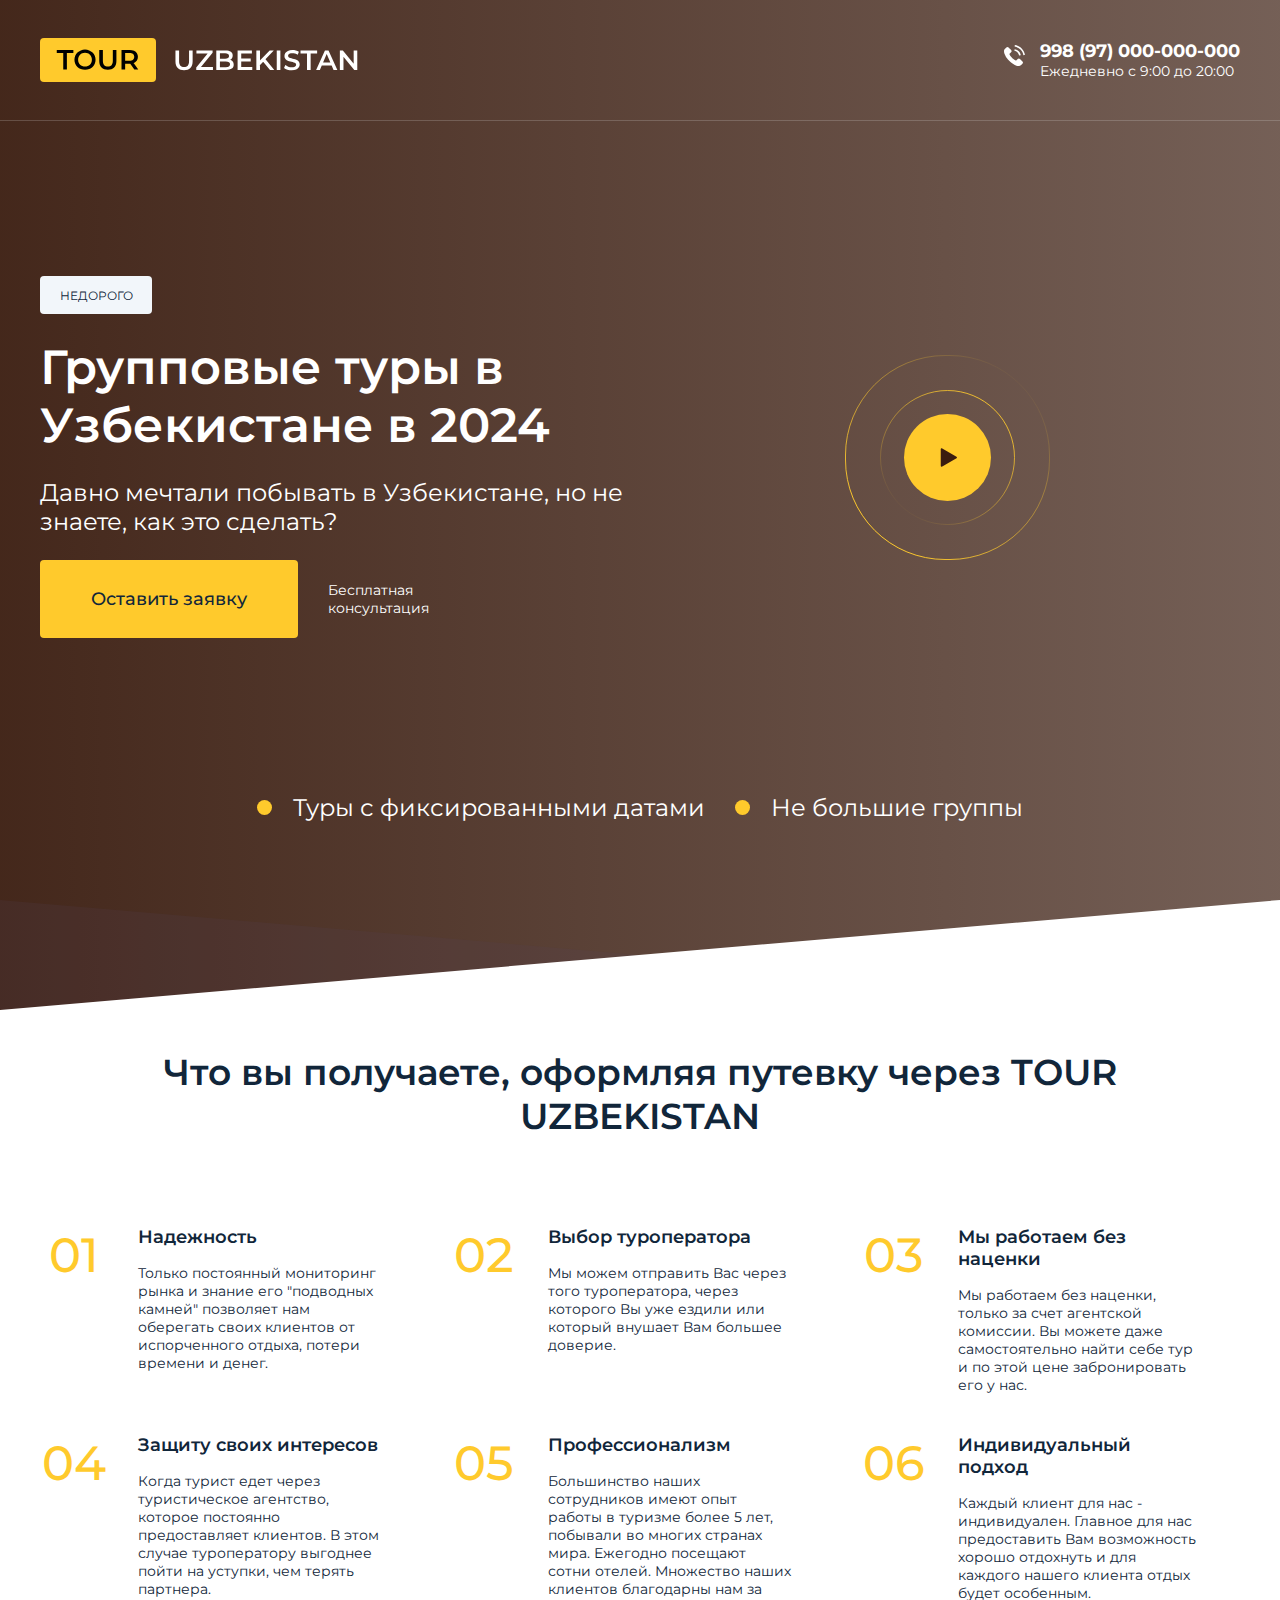
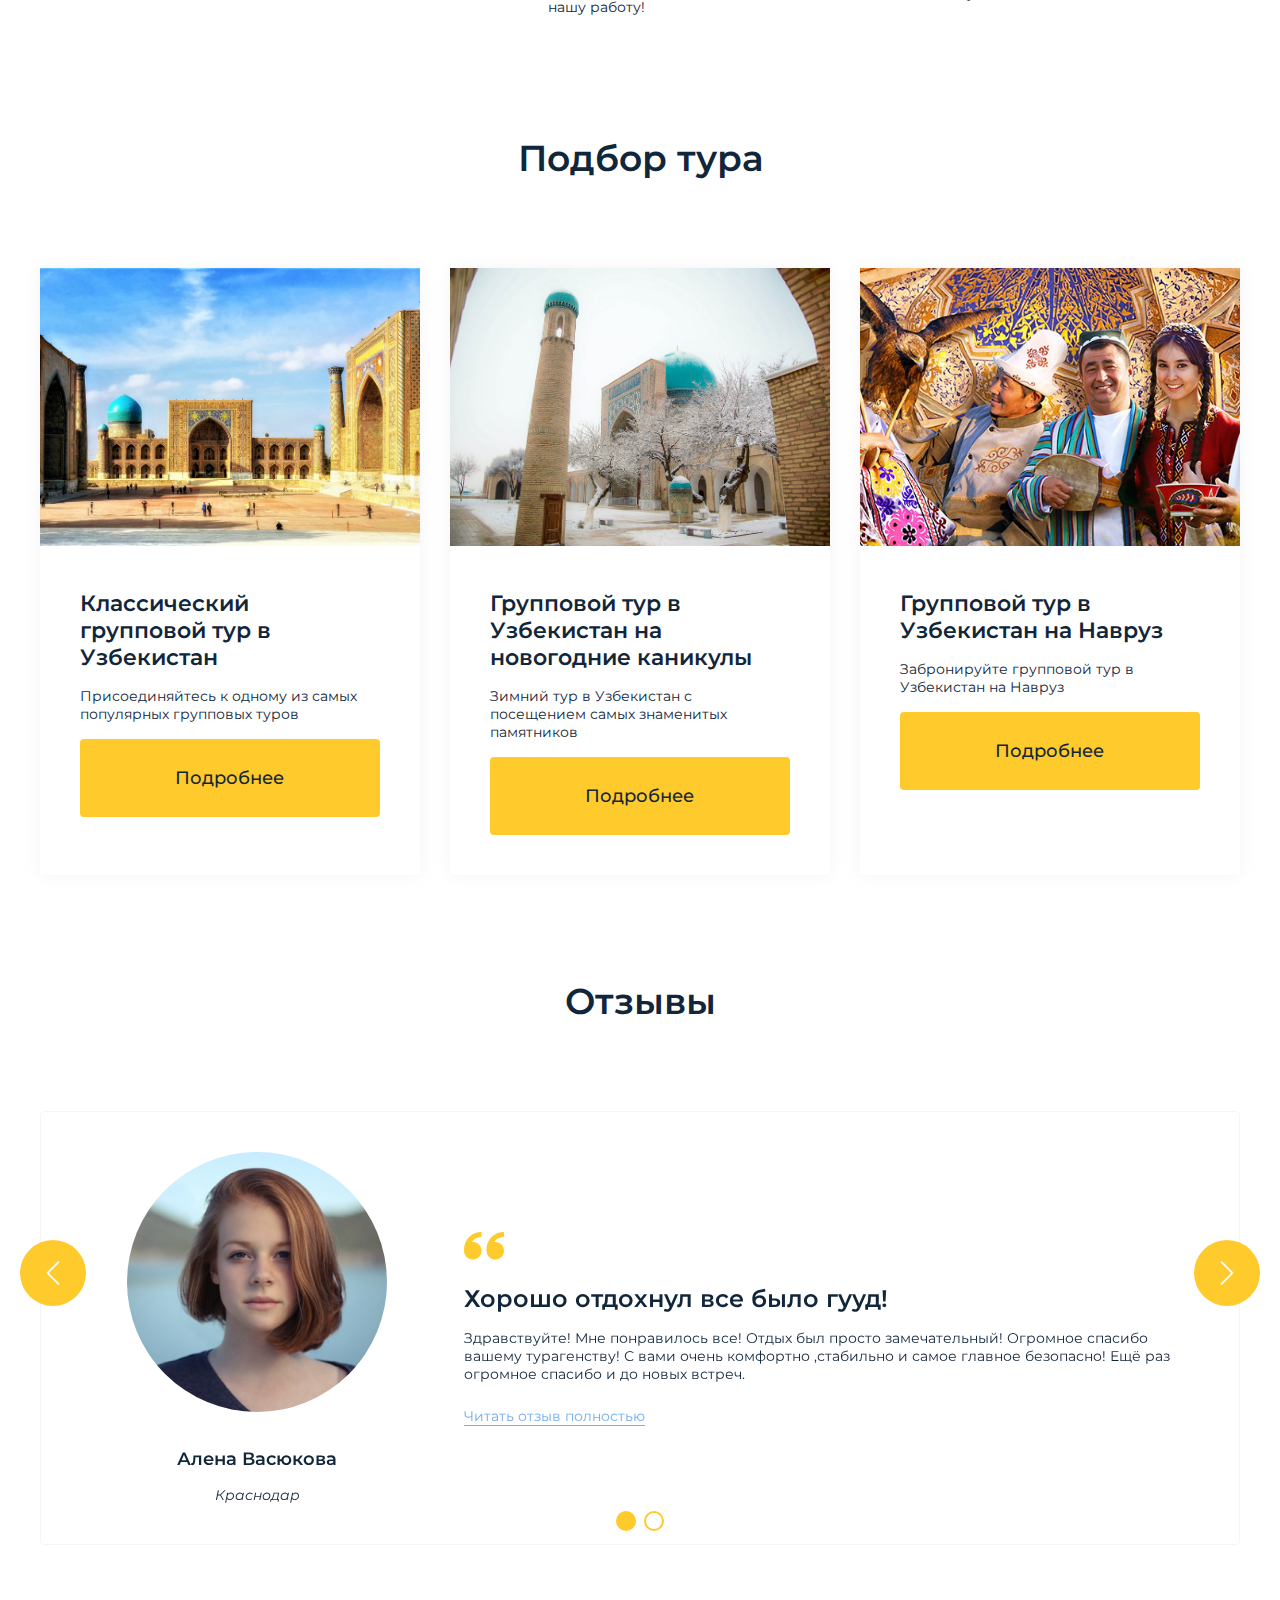
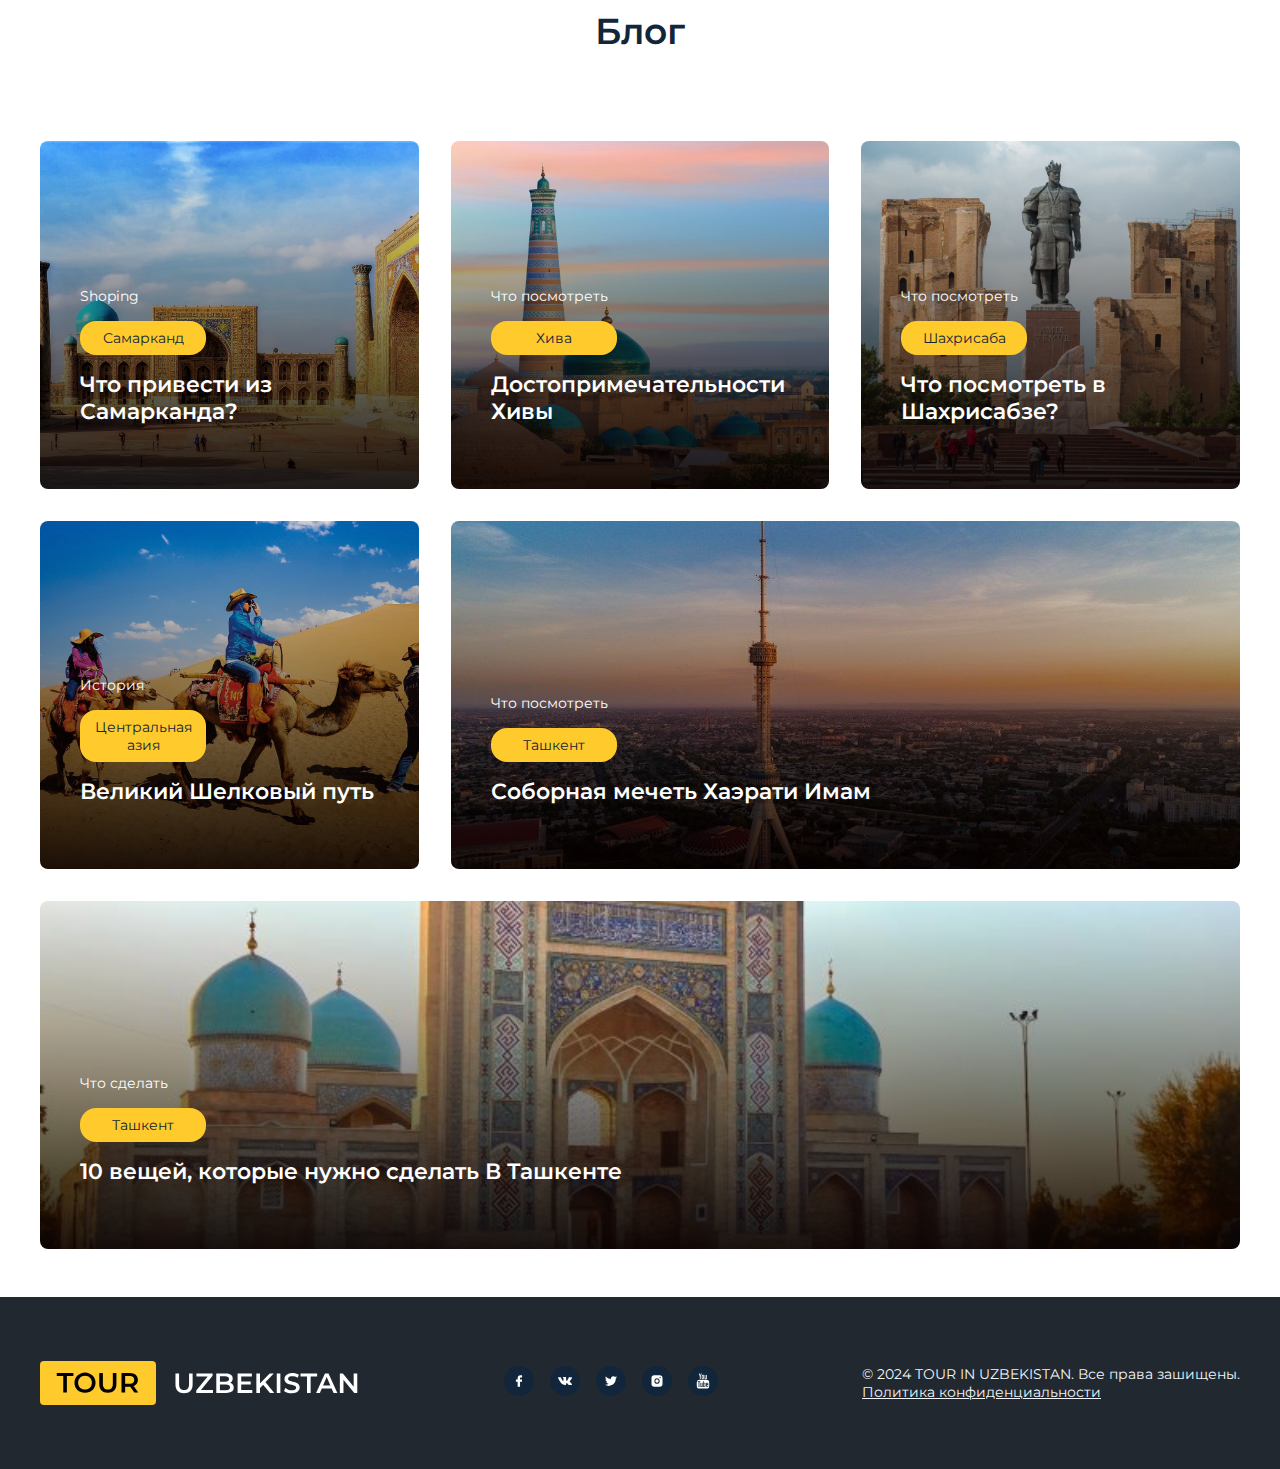
<file: index.html>
<!DOCTYPE html>
<html lang="en">
<head>
  <meta charset="UTF-8">
  <meta name="viewport" content="width=device-width, initial-scale=1.0">
  <title>Групповые туры в Узбекистан | TOUP IN UZBEKISTAN</title>

  <link rel="preconnect" href="https://fonts.googleapis.com">
<link rel="preconnect" href="https://fonts.gstatic.com" crossorigin>
<link href="https://fonts.googleapis.com/css2?family=Montserrat:ital,wght@0,100;0,200;0,300;0,400;0,500;0,600;0,700;0,800;0,900;1,100;1,200;1,300;1,400;1,500;1,600;1,700;1,800;1,900&display=swap" rel="stylesheet">

  <link rel="stylesheet" href="css/styles.css">
</head>
<body class="page-template-main">
  <section id="main">
    <section id="hero" style="background: url('images/bukhara.png') top center no;">
      <div class="hero_inner">
        <header id="header">
          <div class="wrapper">
            <div class="row header between">
              <div class="logo col">
                <a href="/"></a>
              </div>
              <div class="phone col">
                <a href="Tel: +998970000000">998 (97) 000-000-000</a>
                Ежедневно с 9:00 до 20:00
              </div>
              
            </div>
          </div>
        </header>
        <div class="hero">
          <div class="wrapper">
            <div class="row">
              <div class="hero_text col">
                <div class="label">Недорого</div>
                <h1>Групповые туры в Узбекистане в 2024</h1>
                <p>Давно мечтали побывать в Узбекистане, но не знаете, как это сделать?</p>                
                <div class="button_group row">
                  <div class="button col">
                    <a href="#">Оставить заявку</a>
                  </div>
                  <div class="button_text col">
                    Бесплатная <br> консультация
                  </div>
                </div>
              </div>
              <div class="hero_video col">
                <a href="https://www.youtube.com/watch?v=_ZH1WsIr2Zk" class="glightboxvideo"></a>
              </div>
              <div class="bullets col">
                <div class="row center">
                  <div class="bullet col">Туры с фиксированными датами</div>
                  <div class="bullet col">Не большие группы</div>
                </div>
              </div>
            </div>
          </div>
        </div>
      </div>
    </section>
    <section id="benefits">
      <div class="wrapper">
        <h2>Что вы получаете, оформляя путевку 
          через TOUR UZBEKISTAN</h2>
          <div class="row">
            <div class="benefit col">
              <div class="row">
                <div class="benefit_nuber col">01</div>
                <div class="benefit_text col">
                  <h3>Надежность</h3>
                  <p>Только постоянный мониторинг рынка и знание его "подводных камней" позволяет нам оберегать своих клиентов от испорченного отдыха, потери времени и денег.</p>
                </div>
              </div>
            </div>
            <div class="benefit col">
              <div class="row">
                <div class="benefit_nuber col">02</div>
                <div class="benefit_text col">
                  <h3>Выбор туроператора</h3>
                  <p>Мы можем отправить Вас через того туроператора, через которого Вы уже ездили или который внушает Вам большее доверие.</p>
                </div>
              </div>
            </div>
            <div class="benefit col">
              <div class="row">
                <div class="benefit_nuber col">03</div>
                <div class="benefit_text col">
                  <h3>Мы работаем без наценки</h3>
                  <p>Мы работаем без наценки, только за счет агентской комиссии. Вы можете даже самостоятельно найти себе тур и по этой цене забронировать его у нас.</p>
                </div>
              </div>
            </div>
            <div class="benefit col">
              <div class="row">
                <div class="benefit_nuber col">04</div>
                <div class="benefit_text col">
                  <h3>Защиту своих интересов</h3>
                  <p>Когда турист едет через туристическое агентство, которое постоянно предоставляет клиентов. В этом случае туроператору выгоднее пойти на уступки, чем терять партнера.</p>
                </div>
              </div>
            </div>
            <div class="benefit col">
              <div class="row">
                <div class="benefit_nuber col">05</div>
                <div class="benefit_text col">
                  <h3>Профессионализм</h3>
                  <p>Большинство наших сотрудников имеют опыт работы в туризме более 5 лет, побывали во многих странах мира. Ежегодно посещают сотни отелей. Множество наших клиентов благодарны нам за нашу работу!</p>
                </div>
              </div>
            </div>
            <div class="benefit col">
              <div class="row">
                <div class="benefit_nuber col">06</div>
                <div class="benefit_text col">
                  <h3>Индивидуальный подход</h3>
                  <p>Каждый клиент для нас - индивидуален. Главное для нас предоставить Вам возможность хорошо отдохнуть и для каждого нашего клиента отдых будет особенным.</p>
                </div>
              </div>
            </div>
          </div>
      </div>
    </section>
    <section id="tours">
      <div class="wrapper">
        <h2>Подбор тура</h2>
        <div class="row center">
          <div class="tour col">
            <img src="images/samarkand.jpg" alt="Самарканд">
            <div class="tour_text">
              <h3>Классический групповой тур в Узбекистан</h3>
              <p>Присоединяйтесь к одному из самых популярных групповых туров</p>
              <div class="button">
                <a href="#">Подробнее</a>
              </div>
            </div>
          </div>
          <div class="tour col">
            <img src="images/zima.jpg" alt="Новогодний тур">
            <div class="tour_text">
              <h3>Групповой тур в Узбекистан на новогодние каникулы</h3>
              <p>Зимний тур в Узбекистан с посещением самых знаменитых памятников</p>
              <div class="button">
                <a href="#">Подробнее</a>
              </div>
            </div>
          </div>
          <div class="tour col">
            <img src="images/fiva-stans.jpg" alt="Тур на Навруз">
            <div class="tour_text">
              <h3>Групповой тур в Узбекистан на Навруз</h3>
              <p>Забронируйте групповой тур в Узбекистан на Навруз</p>
              <div class="button">
                <a href="#">Подробнее</a>
              </div>
            </div>
          </div>
        </div>
      </div>
    </section>
    <section id="reviews">
      <div class="wrapper swiper swiper-container">
        <h2>Отзывы</h2>
        <div class="row reviews swiper-wrapper">
          <div class="review swiper swiper-slide">
            <div class="row">
              <div class="review_img col">
                <img src="images/img.jpg" alt="Алена Васюкова">
                <h3>Алена Васюкова</h3>
                <i>Краснодар</i>
              </div>
              <div class="review_text col">
                <div class="review_content">
                  <h4>Хорошо отдохнул
                    все было гууд!</h4>
                    <p>Здравствуйте! Мне понравилось все! Отдых был просто замечательный! Огромное спасибо вашему турагенству! С вами очень комфортно ,стабильно и самое главное безопасно! Ещё раз огромное спасибо и до новых встреч.</p>
                    <a href="#">Читать отзыв полностью</a>
                </div>
              </div>
            </div>
          </div>
          <div class="review swiper swiper-slide">
            <div class="row">
              <div class="review_img col">
                <img src="images/petrov.jpg" alt="Александр петров">
                <h3>Александр Петров</h3>
                <i>Москва</i>
              </div>
              <div class="review_text col">
                <div class="review_content">
                  <h4>Это был мой лучший отдых, благодаря этой компании!</h4>
                    <p>Организация была на высоте. Нас встретили в аэропорту, посадили на трансфер. Машина туда и обратно была с кондиционером, что не мало важно!                                   Посетили очень интересные экскурсии, с прекрасным гидом.  Если возникали небольшие проблемки, моментально были решены!  Рекомендую данную компанию.</p>
                    <a href="#">Читать отзыв полностью</a>
                </div>
              </div>
            </div>
          </div>
        </div>

        <div class="swiper-button-next"></div>
        <div class="swiper-button-prev"></div>

        <div class="swiper-pagination"></div>
      </div>
    </section>
    <section id="blog">
      <div class="wrapper">
        <h2>Блог</h2>
        <div class="row">
          <div class="blog col">
            <a href="#" class="post post_1" style="background: linear-gradient(180deg, rgba(0, 0, 0, 0) 0%, rgba(7, 0, 0, 0.9) 100%), url('images/samarkand.jpg') center center / cover no-repeat;
            ">
            <div class="theme">Shoping</div>
            <div class="city">Самарканд</div>
            <h3>Что привести из Самарканда?</h3>
            </a>
            <a href="#" class="post post_2" style="background: linear-gradient(180deg, rgba(0, 0, 0, 0) 0%, rgba(7, 0, 0, 0.9) 100%), url('images/khiva.jpeg') center center / cover no-repeat;
            ">
            <div class="theme">Что посмотреть</div>
            <div class="city">Хива</div>
            <h3>Достопримечательности Хивы</h3>
            </a>
            <a href="#" class="post post_3" style="background: linear-gradient(180deg, rgba(0, 0, 0, 0) 0%, rgba(7, 0, 0, 0.9) 100%), url('images/shahrisabs.jpg') center center / cover no-repeat;
            ">
              <div class="theme">Что посмотреть</div>
              <div class="city">Шахрисаба</div>
              <h3>Что посмотреть в Шахрисабзе?</h3>
            </a>
            <a href="#" class="post post_4" style="background: linear-gradient(180deg, rgba(0, 0, 0, 0) 0%, rgba(7, 0, 0, 0.9) 100%), url('images/silkroad.jpg') center center / cover no-repeat;
            ">
              <div class="theme">История</div>
              <div class="city">Центральная азия</div>
              <h3>Великий Шелковый путь</h3>
            </a>
            <a href="#" class="post post_5" style="background: linear-gradient(180deg, rgba(0, 0, 0, 0) 0%, rgba(7, 0, 0, 0.9) 100%), url('images/tashkent-vishka.png') center center / cover no-repeat;
            ">
              <div class="theme">Что посмотреть</div>
              <div class="city">Ташкент</div>
              <h3>Соборная мечеть Хаэрати Имам</h3>
            </a>
            <a href="#" class="post post_6" style="background: linear-gradient(180deg, rgba(0, 0, 0, 0) 0%, rgba(7, 0, 0, 0.9) 100%), url('images/tashkent.jpg') center center / cover no-repeat;
            ">
              <div class="theme">Что сделать</div>
              <div class="city">Ташкент</div>
              <h3>10 вещей, которые нужно сделать В Ташкенте</h3>
            </a>
          </div>
        </div>
      </div>
    </section>
    <footer id="footer">
      <div class="wrapper">
        <div class="footer row between">
          <div class="logo col">
            <a href="/"></a>
          </div>
          <div class="social col">
            <a href="https://facebook.com">
              <img src="img/fb.svg" alt="facebook">
            </a>
            <a href="https://vk.com/">
              <img src="img/vk.svg" alt="vk">
            </a>
            <a href="https://twitter.com/?lang=ru">
              <img src="img/tw.svg" alt="tm">
            </a>
            <a href="https://www.instagram.com/">
              <img src="img/inst.svg" alt="inst">
            </a>
            <a href="https://www.youtube.com/">
              <img src="img/yt.svg" alt="yt">
            </a>
          </div>
          <div class="copyright col">
            &copy; 2024 TOUR IN UZBEKISTAN. Все права зашищены. <br>
            <a href="#"> Политика конфиденциальности</a>
          </div>
        </div>
      </div>
    </footer>
  </section>
  <script src="js/scripts.min.js"></script>
</body>
</html>
</file>
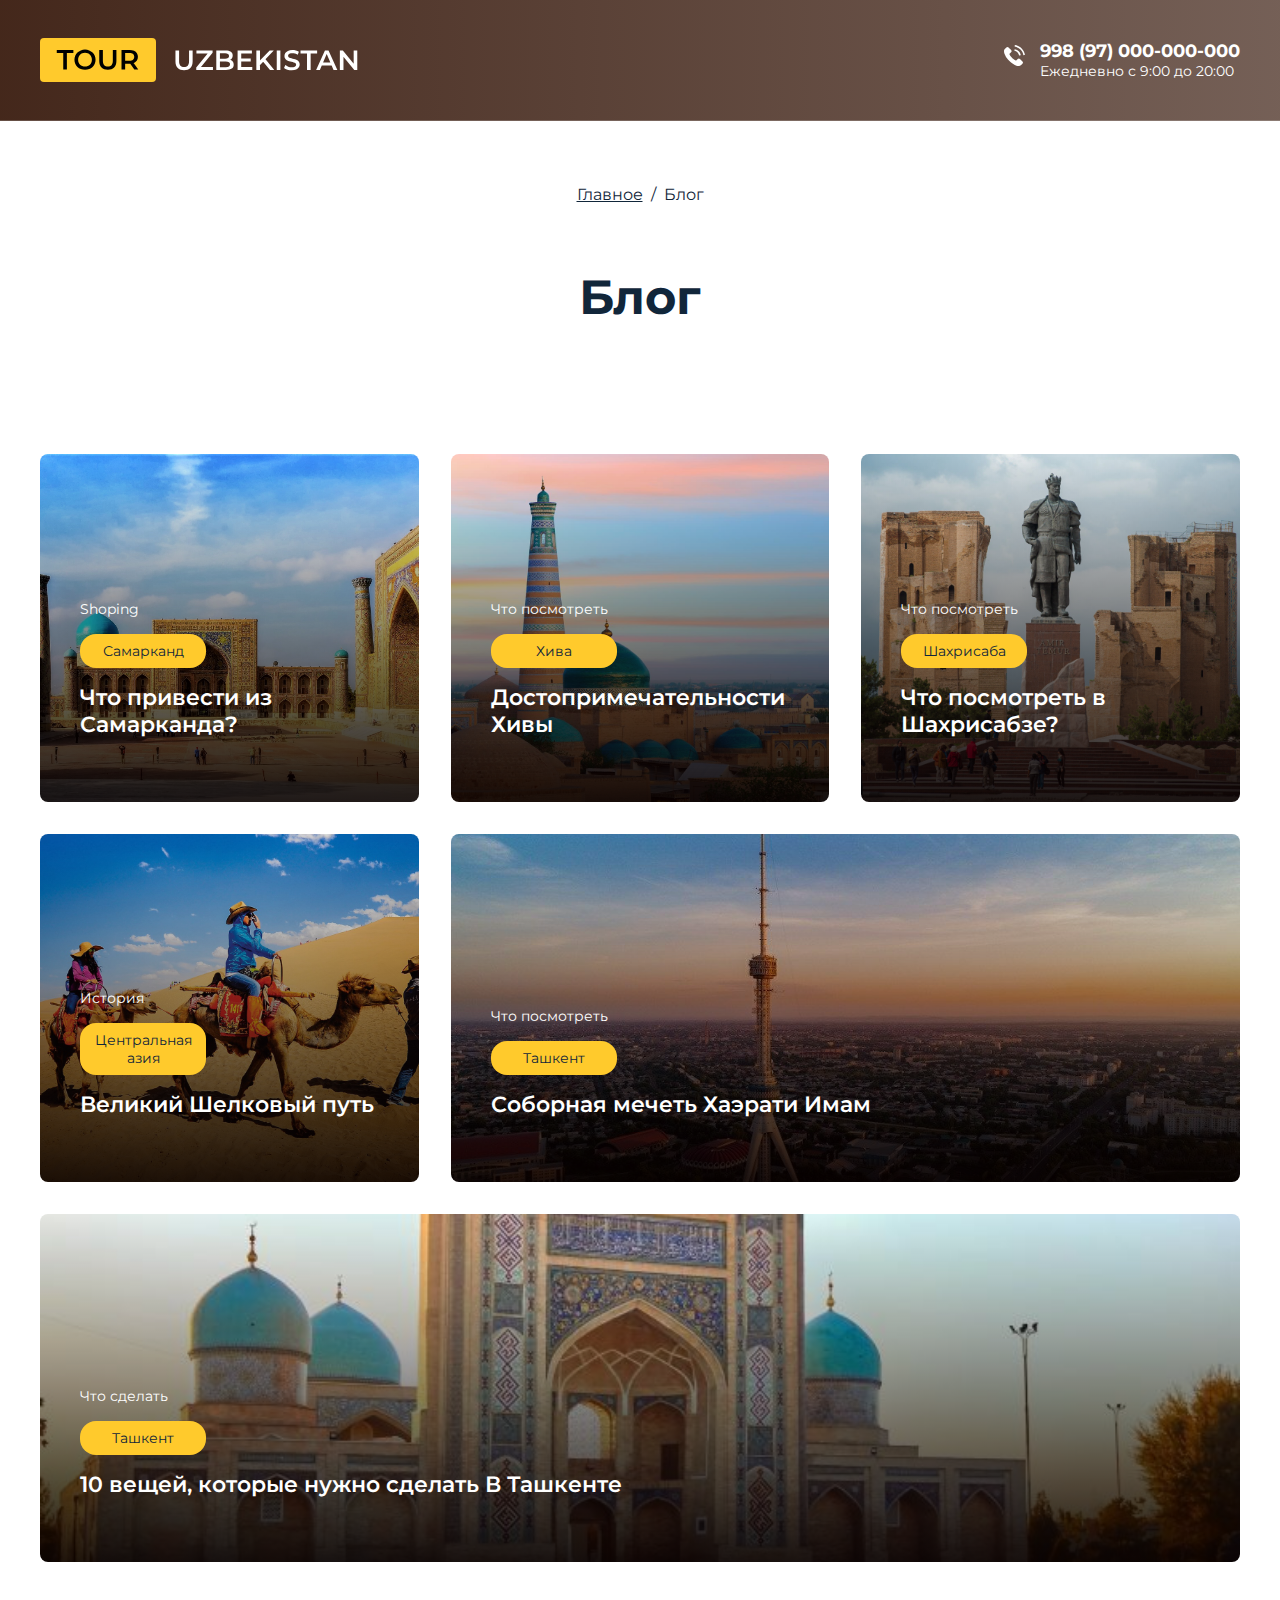
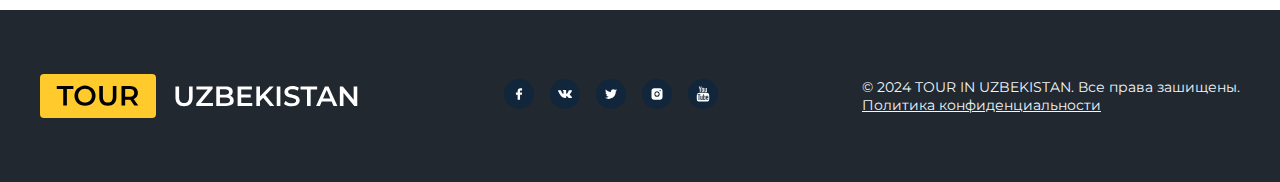
<file: blog.html>
<!DOCTYPE html>
<html lang="en">
<head>
  <meta charset="UTF-8">
  <meta name="viewport" content="width=device-width, initial-scale=1.0">
  <title>Блог | TOUP IN UZBEKISTAN</title>

  <link rel="preconnect" href="https://fonts.googleapis.com">
<link rel="preconnect" href="https://fonts.gstatic.com" crossorigin>
<link href="https://fonts.googleapis.com/css2?family=Montserrat:ital,wght@0,100;0,200;0,300;0,400;0,500;0,600;0,700;0,800;0,900;1,100;1,200;1,300;1,400;1,500;1,600;1,700;1,800;1,900&display=swap" rel="stylesheet">

  <link rel="stylesheet" href="css/styles.css">
</head>
<body>
  <section id="main">
    <section id="hero" style="background: url('images/bukhara.png') top center no;">
      <div class="hero_inner">
        <header id="header">
          <div class="wrapper">
            <div class="row header between">
              <div class="logo col">
                <a href="/"></a>
              </div>
              <div class="phone col">
                <a href="Tel: +998970000000">998 (97) 000-000-000</a>
                Ежедневно с 9:00 до 20:00
              </div>
              
            </div>
          </div>
        </header>
      </div>
    </section>
    <section id="contant">
      <div class="wrapper">
        <div class="row">
          <div class="breadcrumbs col">
            <ul>
              <li><a href="/">Главное</a></li>
              <li>Блог</li>
            </ul>
          </div>
          <div class="content col">
            <h1>Блог</h1>
          </div>
        </div>
      </div>
    </section>
    <section id="blog">
      <div class="wrapper">
        <div class="row">
          <div class="blog col">
            <a href="#" class="post post_1" style="background: linear-gradient(180deg, rgba(0, 0, 0, 0) 0%, rgba(7, 0, 0, 0.9) 100%), url('images/samarkand.jpg') center center / cover no-repeat;
            ">
            <div class="theme">Shoping</div>
            <div class="city">Самарканд</div>
            <h3>Что привести из Самарканда?</h3>
            </a>
            <a href="#" class="post post_2" style="background: linear-gradient(180deg, rgba(0, 0, 0, 0) 0%, rgba(7, 0, 0, 0.9) 100%), url('images/khiva.jpeg') center center / cover no-repeat;
            ">
            <div class="theme">Что посмотреть</div>
            <div class="city">Хива</div>
            <h3>Достопримечательности Хивы</h3>
            </a>
            <a href="#" class="post post_3" style="background: linear-gradient(180deg, rgba(0, 0, 0, 0) 0%, rgba(7, 0, 0, 0.9) 100%), url('images/shahrisabs.jpg') center center / cover no-repeat;
            ">
              <div class="theme">Что посмотреть</div>
              <div class="city">Шахрисаба</div>
              <h3>Что посмотреть в Шахрисабзе?</h3>
            </a>
            <a href="#" class="post post_4" style="background: linear-gradient(180deg, rgba(0, 0, 0, 0) 0%, rgba(7, 0, 0, 0.9) 100%), url('images/silkroad.jpg') center center / cover no-repeat;
            ">
              <div class="theme">История</div>
              <div class="city">Центральная азия</div>
              <h3>Великий Шелковый путь</h3>
            </a>
            <a href="#" class="post post_5" style="background: linear-gradient(180deg, rgba(0, 0, 0, 0) 0%, rgba(7, 0, 0, 0.9) 100%), url('images/tashkent-vishka.png') center center / cover no-repeat;
            ">
              <div class="theme">Что посмотреть</div>
              <div class="city">Ташкент</div>
              <h3>Соборная мечеть Хаэрати Имам</h3>
            </a>
            <a href="#" class="post post_6" style="background: linear-gradient(180deg, rgba(0, 0, 0, 0) 0%, rgba(7, 0, 0, 0.9) 100%), url('images/tashkent.jpg') center center / cover no-repeat;
            ">
              <div class="theme">Что сделать</div>
              <div class="city">Ташкент</div>
              <h3>10 вещей, которые нужно сделать В Ташкенте</h3>
            </a>
          </div>
        </div>
      </div>
    </section>
    <footer id="footer">
      <div class="wrapper">
        <div class="footer row between">
          <div class="logo col">
            <a href="/"></a>
          </div>
          <div class="social col">
            <a href="https://facebook.com">
              <img src="img/fb.svg" alt="facebook">
            </a>
            <a href="https://vk.com/">
              <img src="img/vk.svg" alt="vk">
            </a>
            <a href="https://twitter.com/?lang=ru">
              <img src="img/tw.svg" alt="tm">
            </a>
            <a href="https://www.instagram.com/">
              <img src="img/inst.svg" alt="inst">
            </a>
            <a href="https://www.youtube.com/">
              <img src="img/yt.svg" alt="yt">
            </a>
          </div>
          <div class="copyright col">
            &copy; 2024 TOUR IN UZBEKISTAN. Все права зашищены. <br>
            <a href="#"> Политика конфиденциальности</a>
          </div>
        </div>
      </div>
    </footer>
  </section>
  <script src="js/scripts.min.js"></script>
</body>
</html>
</file>
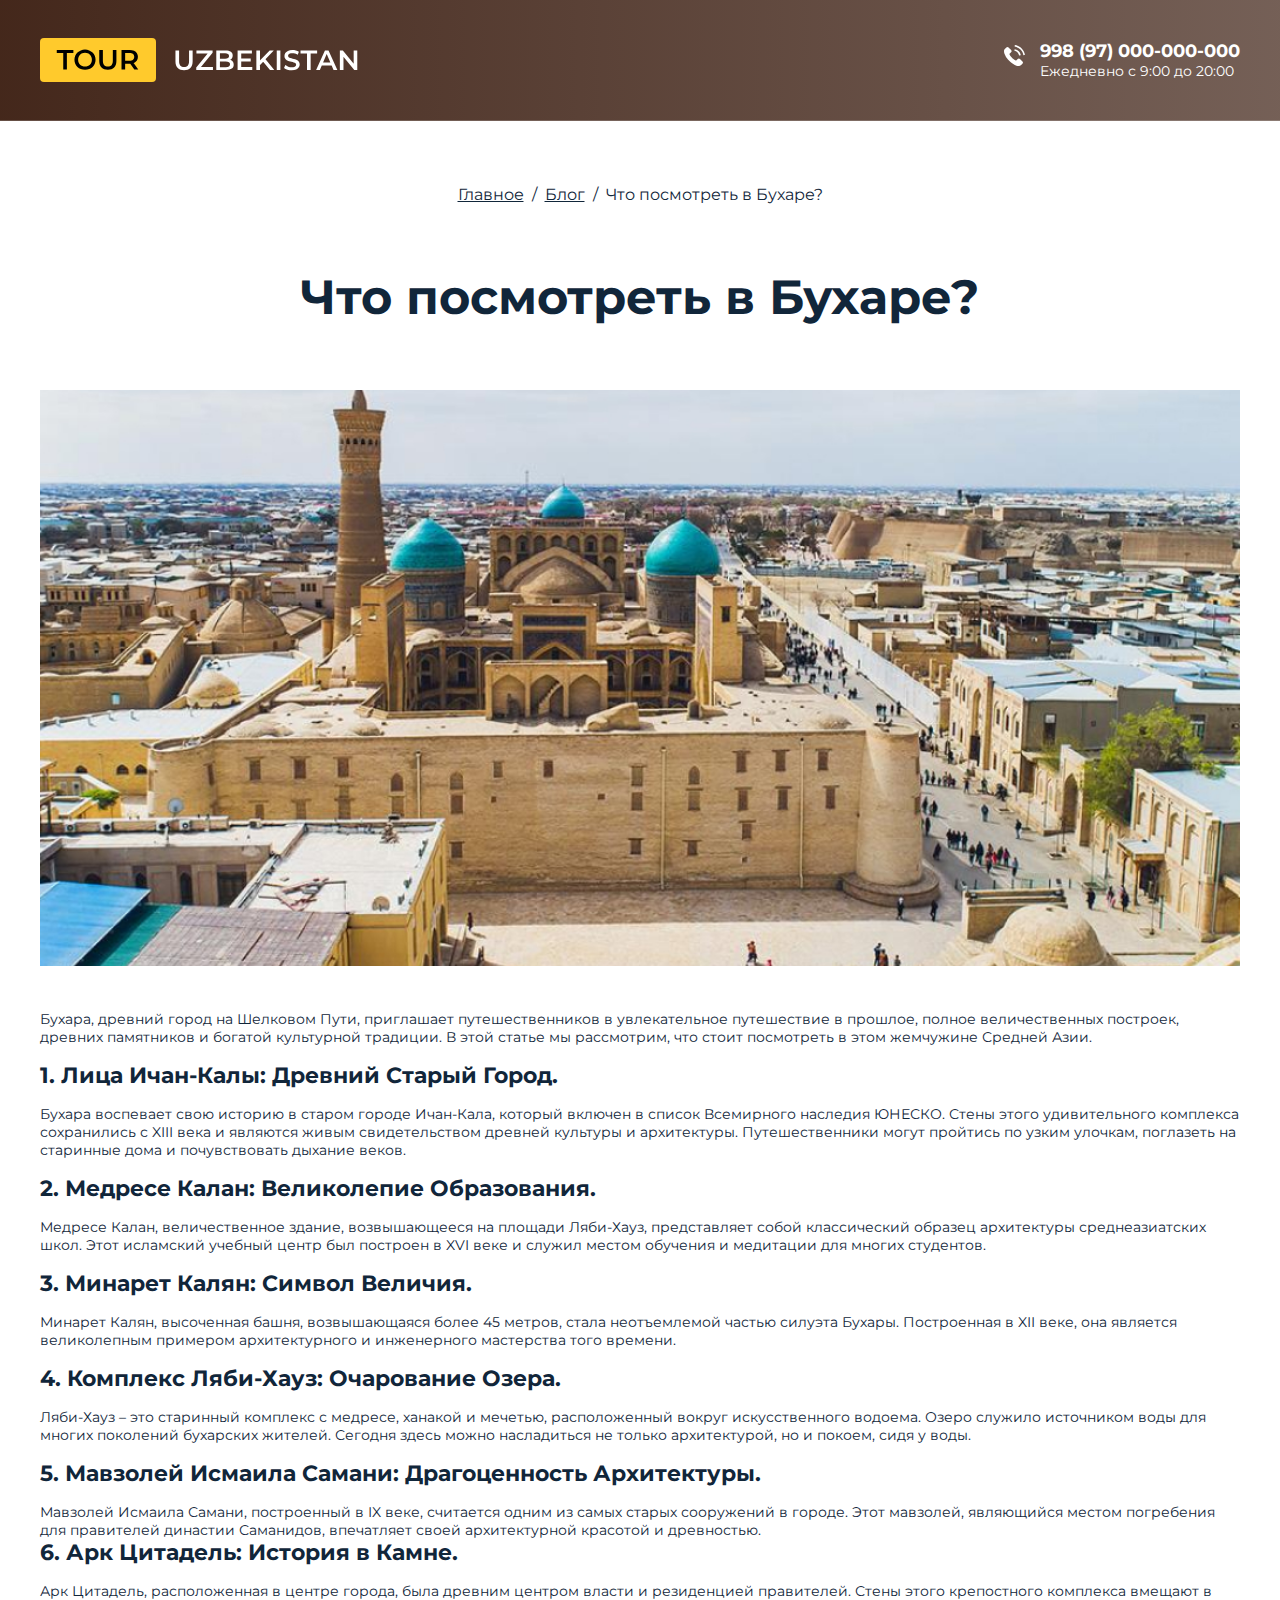
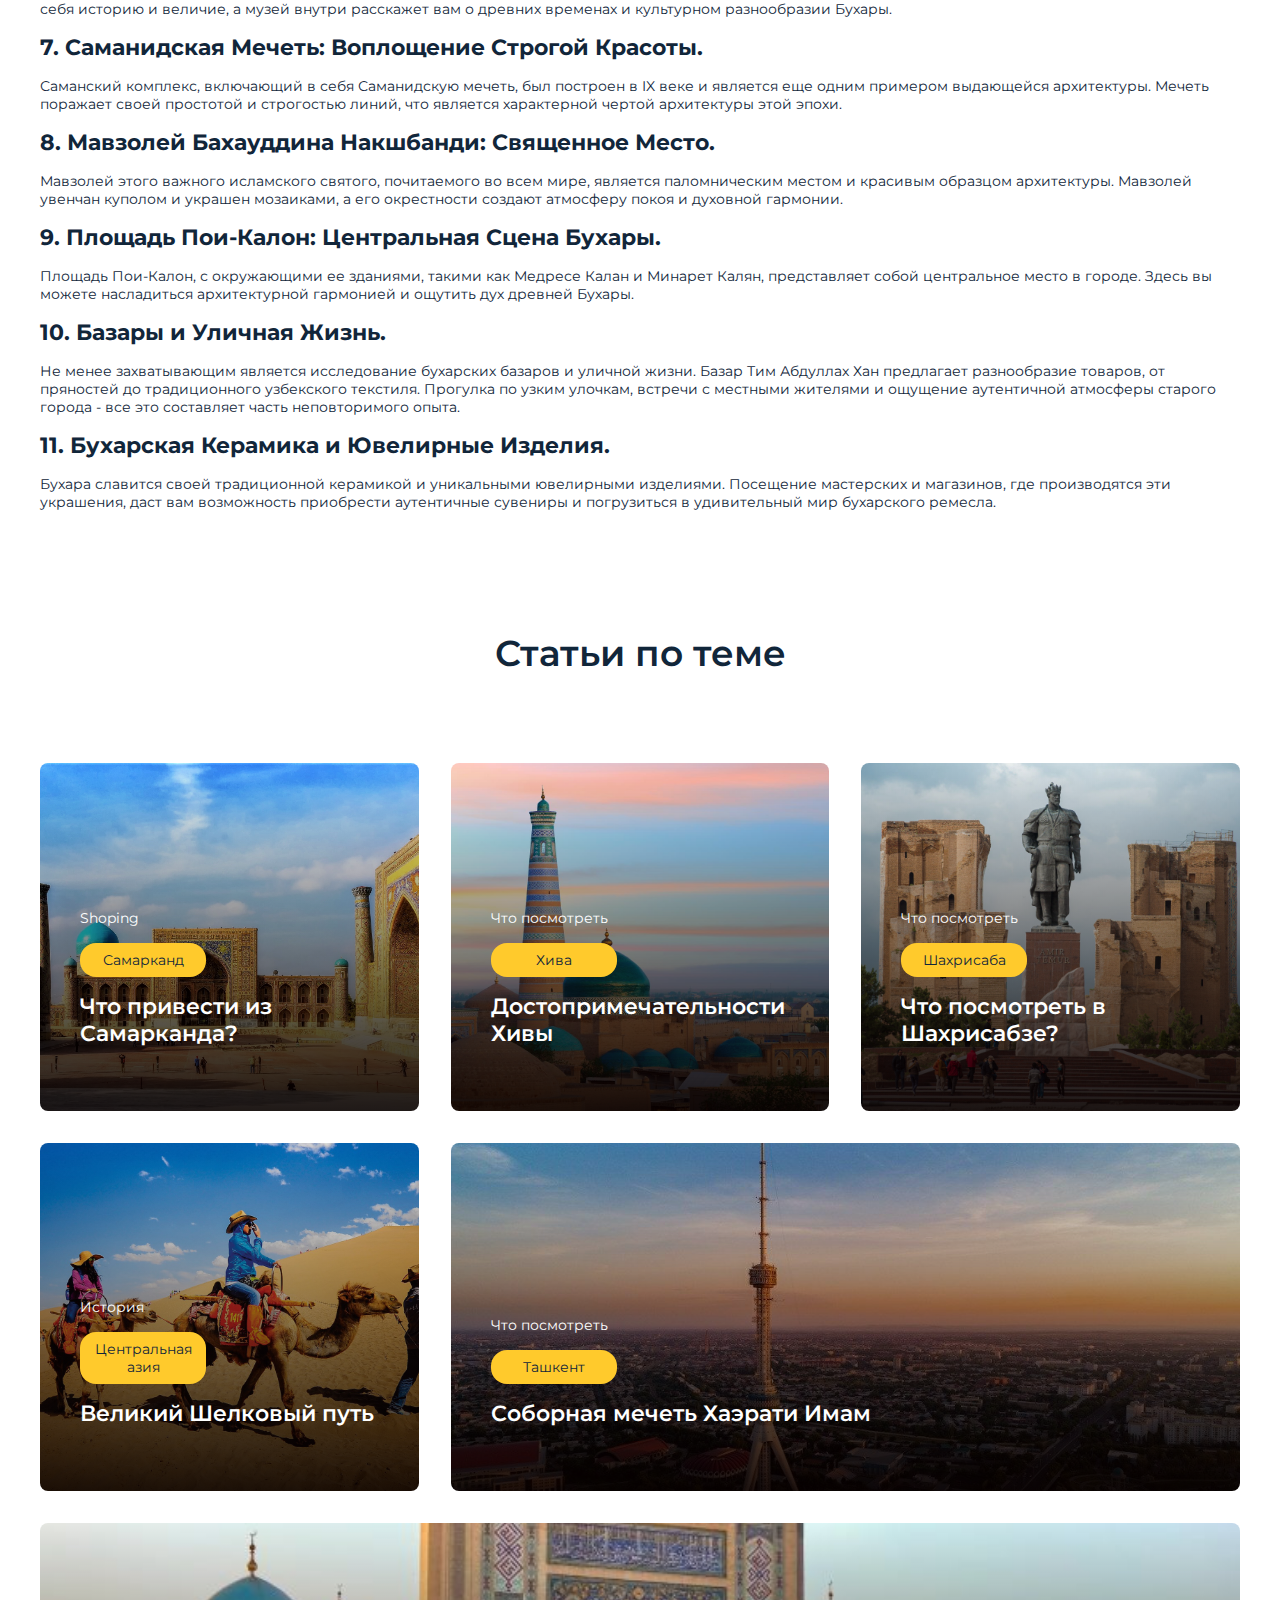
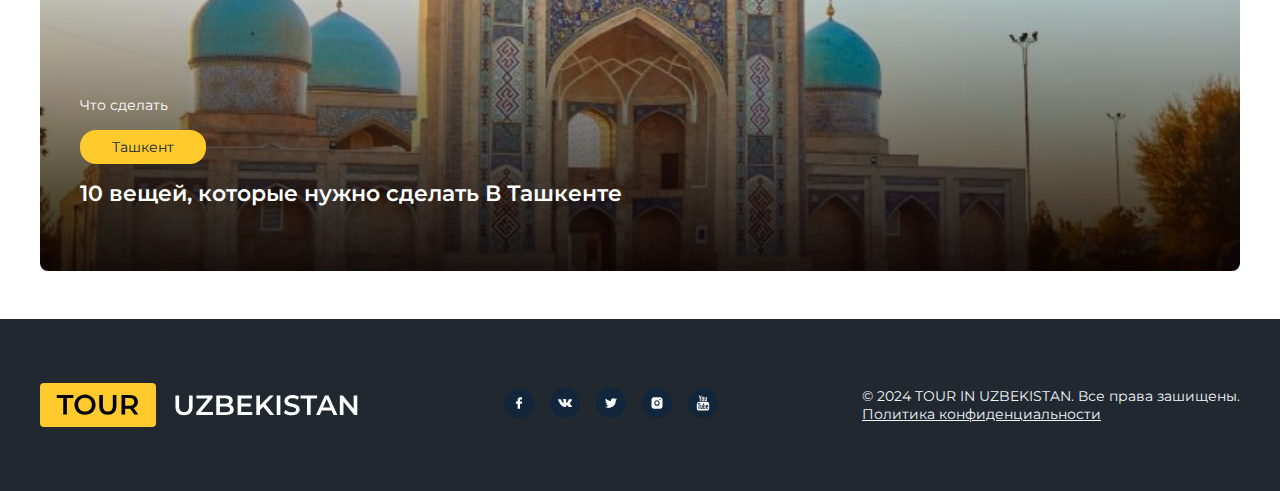
<file: post.html>
<!DOCTYPE html>
<html lang="en">
<head>
  <meta charset="UTF-8">
  <meta name="viewport" content="width=device-width, initial-scale=1.0">
  <title>Что посмотреть в Бухаре? | TOUP IN UZBEKISTAN</title>

  <link rel="preconnect" href="https://fonts.googleapis.com">
<link rel="preconnect" href="https://fonts.gstatic.com" crossorigin>
<link href="https://fonts.googleapis.com/css2?family=Montserrat:ital,wght@0,100;0,200;0,300;0,400;0,500;0,600;0,700;0,800;0,900;1,100;1,200;1,300;1,400;1,500;1,600;1,700;1,800;1,900&display=swap" rel="stylesheet">

  <link rel="stylesheet" href="css/styles.css">
</head>
<body>
  <section id="main">
    <section id="hero" style="background: url('images/bukhara.png') top center no;">
      <div class="hero_inner">
        <header id="header">
          <div class="wrapper">
            <div class="row header between">
              <div class="logo col">
                <a href="/"></a>
              </div>
              <div class="phone col">
                <a href="Tel: +998970000000">998 (97) 000-000-000</a>
                Ежедневно с 9:00 до 20:00
              </div>
              
            </div>
          </div>
        </header>
      </div>
    </section>
    <section id="contant">
      <div class="wrapper">
        <div class="row">
          <div class="breadcrumbs col">
            <ul>
              <li><a href="/">Главное</a></li>
              <li><a href="blog.html">Блог</a></li>
              <li>Что посмотреть в Бухаре?</li>
            </ul>
          </div>
          <div class="content col">
            <h1>Что посмотреть в Бухаре?</h1>
            <img src="images/chto-posmotret-v-bukhare.jpg" alt="Что посмотреть в Бухаре?">
            <div class="content_text">
              <p>Бухара, древний город на Шелковом Пути, приглашает путешественников в увлекательное путешествие в прошлое, полное величественных построек, древних памятников и богатой культурной традиции. В этой статье мы рассмотрим, что стоит посмотреть в этом жемчужине Средней Азии.</p>

<h2>1. Лица Ичан-Калы: Древний Старый Город.</h2>
<p>Бухара воспевает свою историю в старом городе Ичан-Кала, который включен в список Всемирного наследия ЮНЕСКО. Стены этого удивительного комплекса сохранились с XIII века и являются живым свидетельством древней культуры и архитектуры. Путешественники могут пройтись по узким улочкам, поглазеть на старинные дома и почувствовать дыхание веков.</p>

<h2>2. Медресе Калан: Великолепие Образования.</h2>
<p>Медресе Калан, величественное здание, возвышающееся на площади Ляби-Хауз, представляет собой классический образец архитектуры среднеазиатских школ. Этот исламский учебный центр был построен в XVI веке и служил местом обучения и медитации для многих студентов.</p>

<h2>3. Минарет Калян: Символ Величия.</h2>
<p>Минарет Калян, высоченная башня, возвышающаяся более 45 метров, стала неотъемлемой частью силуэта Бухары. Построенная в XII веке, она является великолепным примером архитектурного и инженерного мастерства того времени.</p>

<h2>4. Комплекс Ляби-Хауз: Очарование Озера.</h2>
<p>Ляби-Хауз – это старинный комплекс с медресе, ханакой и мечетью, расположенный вокруг искусственного водоема. Озеро служило источником воды для многих поколений бухарских жителей. Сегодня здесь можно насладиться не только архитектурой, но и покоем, сидя у воды.</p>

<h2>5. Мавзолей Исмаила Самани: Драгоценность Архитектуры.</h2>
Мавзолей Исмаила Самани, построенный в IX веке, считается одним из самых старых сооружений в городе. Этот мавзолей, являющийся местом погребения для правителей династии Саманидов, впечатляет своей архитектурной красотой и древностью.

<h2>6. Арк Цитадель: История в Камне.</h2>
<p>Арк Цитадель, расположенная в центре города, была древним центром власти и резиденцией правителей. Стены этого крепостного комплекса вмещают в себя историю и величие, а музей внутри расскажет вам о древних временах и культурном разнообразии Бухары.</p>

<h2>7. Саманидская Мечеть: Воплощение Строгой Красоты.</h2>
<p>Саманский комплекс, включающий в себя Саманидскую мечеть, был построен в IX веке и является еще одним примером выдающейся архитектуры. Мечеть поражает своей простотой и строгостью линий, что является характерной чертой архитектуры этой эпохи.</p>

<h2>8. Мавзолей Бахауддина Накшбанди: Священное Место.</h2>
<p>Мавзолей этого важного исламского святого, почитаемого во всем мире, является паломническим местом и красивым образцом архитектуры. Мавзолей увенчан куполом и украшен мозаиками, а его окрестности создают атмосферу покоя и духовной гармонии.</p>

<h2>9. Площадь Пои-Калон: Центральная Сцена Бухары.</h2>
<p>Площадь Пои-Калон, с окружающими ее зданиями, такими как Медресе Калан и Минарет Калян, представляет собой центральное место в городе. Здесь вы можете насладиться архитектурной гармонией и ощутить дух древней Бухары.</p>

<h2>10. Базары и Уличная Жизнь.</h2>
<p>Не менее захватывающим является исследование бухарских базаров и уличной жизни. Базар Тим Абдуллах Хан предлагает разнообразие товаров, от пряностей до традиционного узбекского текстиля. Прогулка по узким улочкам, встречи с местными жителями и ощущение аутентичной атмосферы старого города - все это составляет часть неповторимого опыта.</p>

<h2>11. Бухарская Керамика и Ювелирные Изделия.</h2>
<p>Бухара славится своей традиционной керамикой и уникальными ювелирными изделиями. Посещение мастерских и магазинов, где производятся эти украшения, даст вам возможность приобрести аутентичные сувениры и погрузиться в удивительный мир бухарского ремесла.</p>
            </div>
          </div>
        </div>
      </div>
    </section>
    <section id="blog">
      <div class="wrapper">
        <h2>Статьи по теме</h2>
        <div class="row">
          <div class="blog col">
            <a href="#" class="post post_1" style="background: linear-gradient(180deg, rgba(0, 0, 0, 0) 0%, rgba(7, 0, 0, 0.9) 100%), url('images/samarkand.jpg') center center / cover no-repeat;
            ">
            <div class="theme">Shoping</div>
            <div class="city">Самарканд</div>
            <h3>Что привести из Самарканда?</h3>
            </a>
            <a href="#" class="post post_2" style="background: linear-gradient(180deg, rgba(0, 0, 0, 0) 0%, rgba(7, 0, 0, 0.9) 100%), url('images/khiva.jpeg') center center / cover no-repeat;
            ">
            <div class="theme">Что посмотреть</div>
            <div class="city">Хива</div>
            <h3>Достопримечательности Хивы</h3>
            </a>
            <a href="#" class="post post_3" style="background: linear-gradient(180deg, rgba(0, 0, 0, 0) 0%, rgba(7, 0, 0, 0.9) 100%), url('images/shahrisabs.jpg') center center / cover no-repeat;
            ">
              <div class="theme">Что посмотреть</div>
              <div class="city">Шахрисаба</div>
              <h3>Что посмотреть в Шахрисабзе?</h3>
            </a>
            <a href="#" class="post post_4" style="background: linear-gradient(180deg, rgba(0, 0, 0, 0) 0%, rgba(7, 0, 0, 0.9) 100%), url('images/silkroad.jpg') center center / cover no-repeat;
            ">
              <div class="theme">История</div>
              <div class="city">Центральная азия</div>
              <h3>Великий Шелковый путь</h3>
            </a>
            <a href="#" class="post post_5" style="background: linear-gradient(180deg, rgba(0, 0, 0, 0) 0%, rgba(7, 0, 0, 0.9) 100%), url('images/tashkent-vishka.png') center center / cover no-repeat;
            ">
              <div class="theme">Что посмотреть</div>
              <div class="city">Ташкент</div>
              <h3>Соборная мечеть Хаэрати Имам</h3>
            </a>
            <a href="#" class="post post_6" style="background: linear-gradient(180deg, rgba(0, 0, 0, 0) 0%, rgba(7, 0, 0, 0.9) 100%), url('images/tashkent.jpg') center center / cover no-repeat;
            ">
              <div class="theme">Что сделать</div>
              <div class="city">Ташкент</div>
              <h3>10 вещей, которые нужно сделать В Ташкенте</h3>
            </a>
          </div>
        </div>
      </div>
    </section>
    <footer id="footer">
      <div class="wrapper">
        <div class="footer row between">
          <div class="logo col">
            <a href="/"></a>
          </div>
          <div class="social col">
            <a href="https://facebook.com">
              <img src="img/fb.svg" alt="facebook">
            </a>
            <a href="https://vk.com/">
              <img src="img/vk.svg" alt="vk">
            </a>
            <a href="https://twitter.com/?lang=ru">
              <img src="img/tw.svg" alt="tm">
            </a>
            <a href="https://www.instagram.com/">
              <img src="img/inst.svg" alt="inst">
            </a>
            <a href="https://www.youtube.com/">
              <img src="img/yt.svg" alt="yt">
            </a>
          </div>
          <div class="copyright col">
            &copy; 2024 TOUR IN UZBEKISTAN. Все права зашищены. <br>
            <a href="#"> Политика конфиденциальности</a>
          </div>
        </div>
      </div>
    </footer>
  </section>
  <script src="js/scripts.min.js"></script>
</body>
</html>
</file>
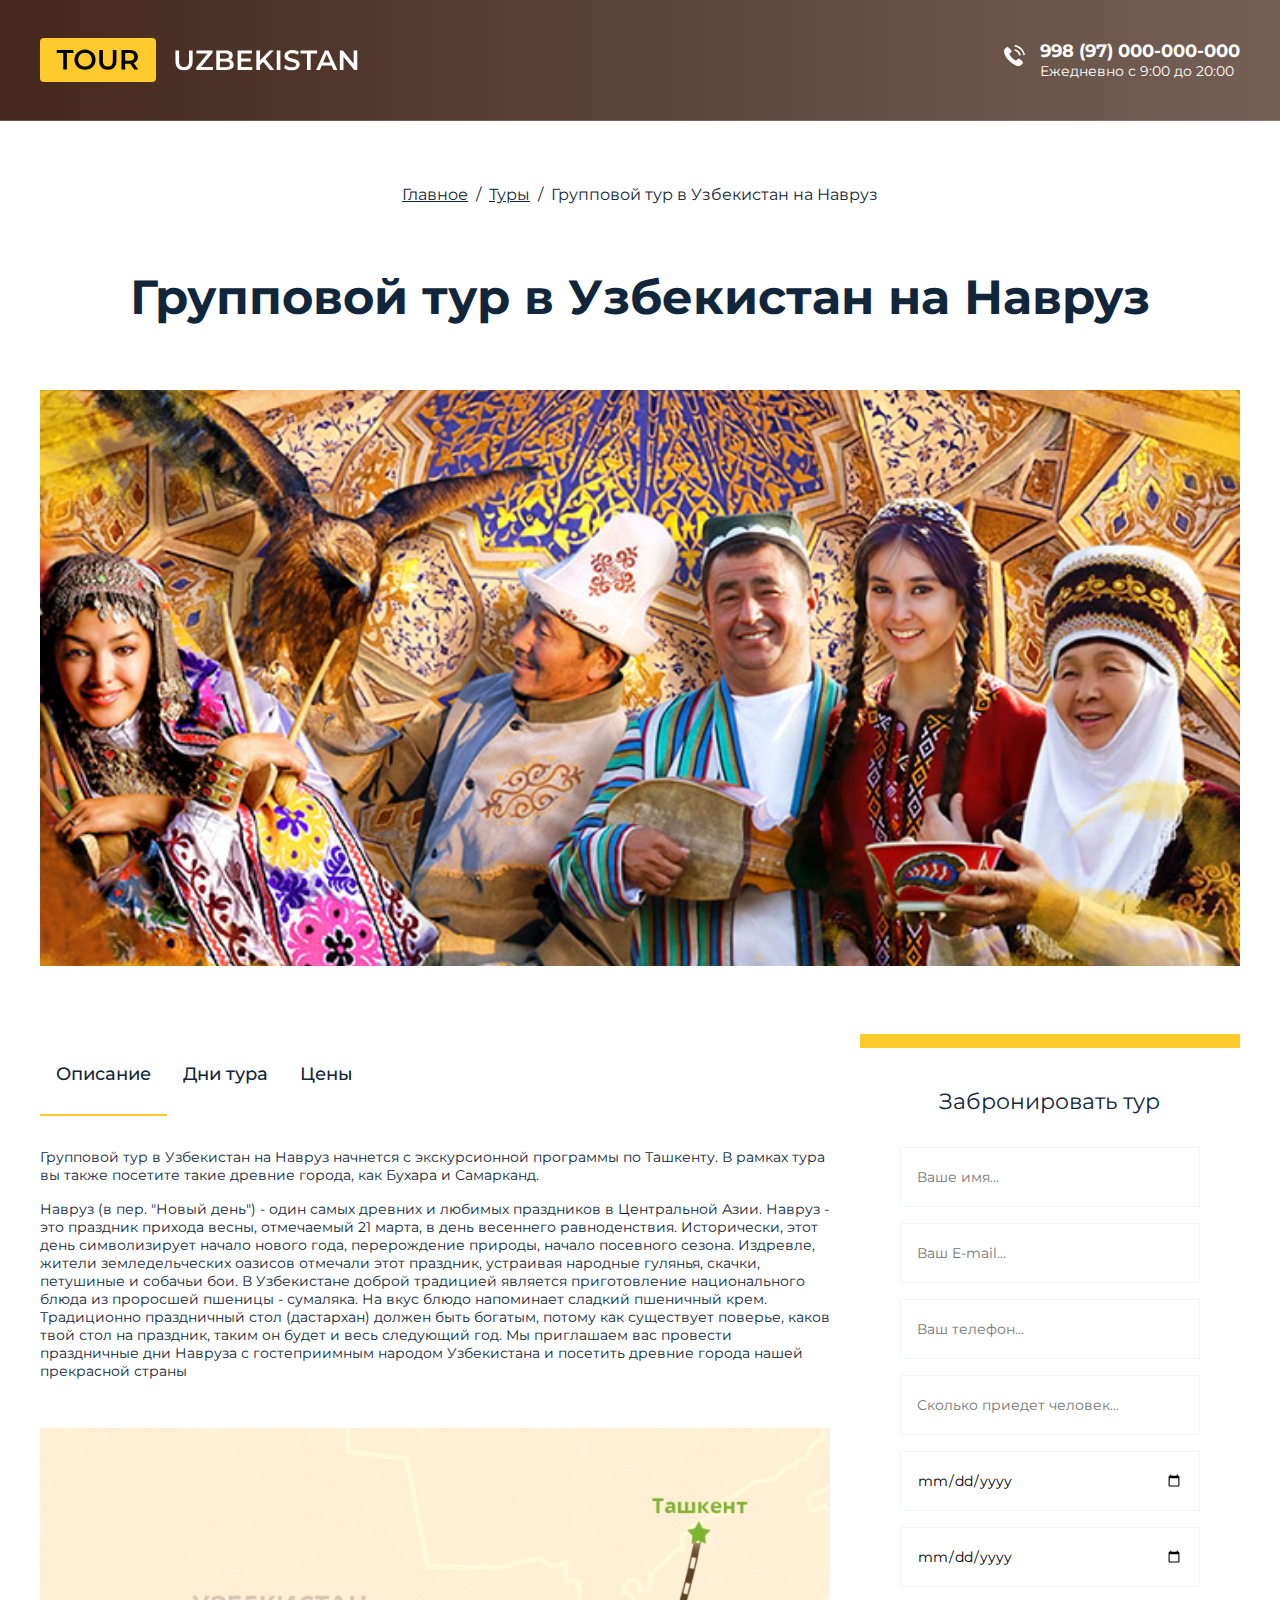
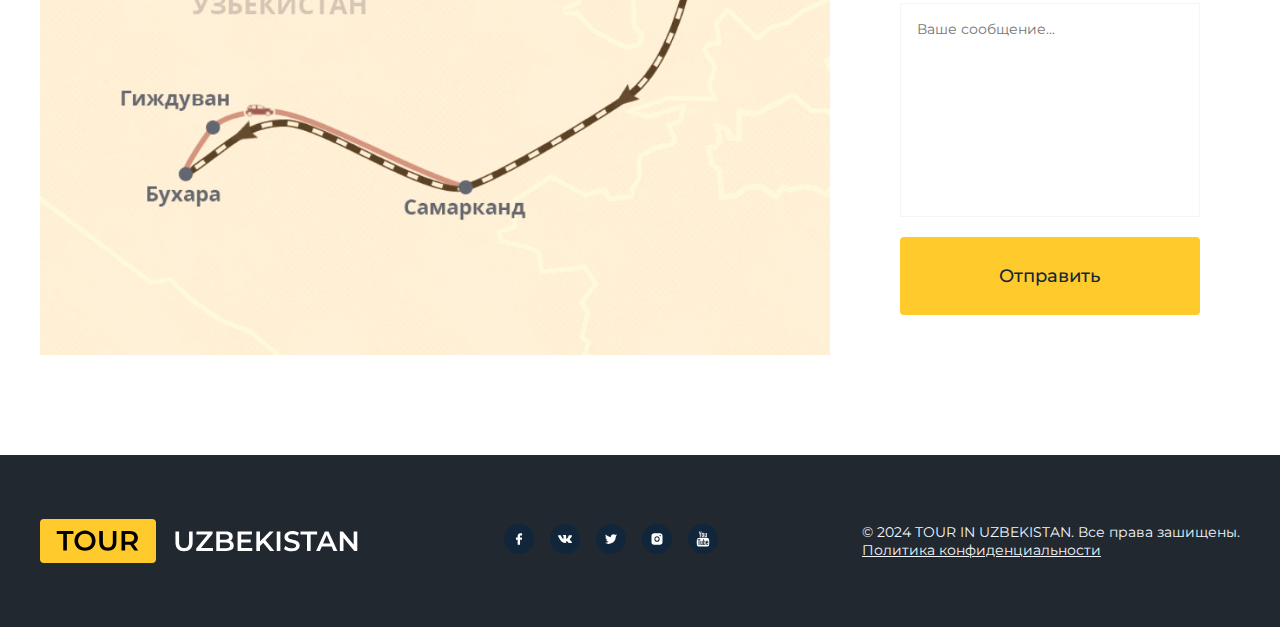
<file: tour.html>
<!DOCTYPE html>
<html lang="en">
<head>
  <meta charset="UTF-8">
  <meta name="viewport" content="width=device-width, initial-scale=1.0">
  <title>Групповой тур в Узбекистан на Навруз | TOUP IN UZBEKISTAN</title>

  <link rel="preconnect" href="https://fonts.googleapis.com">
<link rel="preconnect" href="https://fonts.gstatic.com" crossorigin>
<link href="https://fonts.googleapis.com/css2?family=Montserrat:ital,wght@0,100;0,200;0,300;0,400;0,500;0,600;0,700;0,800;0,900;1,100;1,200;1,300;1,400;1,500;1,600;1,700;1,800;1,900&display=swap" rel="stylesheet">

  <link rel="stylesheet" href="css/styles.css">
</head>
<body>
  <section id="main">
    <section id="hero" style="background: url('images/bukhara.png') top center no;">
      <div class="hero_inner">
        <header id="header">
          <div class="wrapper">
            <div class="row header between">
              <div class="logo col">
                <a href="/"></a>
              </div>
              <div class="phone col">
                <a href="Tel: +998970000000">998 (97) 000-000-000</a>
                Ежедневно с 9:00 до 20:00
              </div>
              
            </div>
          </div>
        </header>
      </div>
    </section>
    <section id="contant">
      <div class="wrapper">
        <div class="row">
          <div class="breadcrumbs col">
            <ul>
              <li><a href="/">Главное</a></li>
              <li><a href="tour.html">Туры</a></li>
              <li>Групповой тур в Узбекистан на Навруз</li>
            </ul>
          </div>
          <div class="content col">
            <h1>Групповой тур в Узбекистан на Навруз</h1>
            <img src="images/fiva-stans.jpg" alt="Тур на Навруз">
          </div>
        </div>
      </div>
    </section>
    <section id="tour">
      <div class="wrapper">
        <div class="row center">
          <div class="tabs col">
            <div class="tabs_btns">
              <div class="tabs_btn active">Описание</div>
              <div class="tabs_btn">Дни тура</div>
              <div class="tabs_btn">Цены</div>
            </div>
            <div class="tabs_content">
              <div class="tabs_item active">
                <p>Групповой тур в Узбекистан на Навруз начнется с экскурсионной программы по Ташкенту. В рамках тура вы также посетите такие древние города, как Бухара и Самарканд.</p>

<p>Навруз (в пер. "Новый день") - один самых древних и любимых праздников в Центральной Азии. Навруз - это праздник прихода весны, отмечаемый 21 марта, в день весеннего равноденствия. Исторически, этот день символизирует начало нового года, перерождение природы, начало посевного сезона. Издревле, жители земледельческих оазисов отмечали этот праздник, устраивая народные гулянья, скачки, петушиные и собачьи бои. В Узбекистане доброй традицией является приготовление национального блюда из проросшей пшеницы - сумаляка. На вкус блюдо напоминает сладкий пшеничный крем. Традиционно праздничный стол (дастархан) должен быть богатым, потому как существует поверье, каков твой стол на праздник, таким он будет и весь следующий год. Мы приглашаем вас провести праздничные дни Навруза с гостеприимным народом Узбекистана и посетить древние города нашей прекрасной страны</p>
<img src="images/map.jpg" alt="Карта">
              </div>
              <div class="tabs_item">
                <h2>Дни тура</h2>
                <div class="accordion">
                  <div class="accordion_item active">
                    <div class="accordion_label">
                      День 1 - 19 марта, Вт Прибытие в Ташкент</div>
                      <div class="accordion_content">
                        Прибытие в Ташкент. В аэропорту вас встретит наш водитель и отвезет в отель. Заселение в отель (после 14:00). Свободное время. Ночь в отеле Ташкента.
                      </div>
                  </div>
                  <div class="accordion_item">
                    <div class="accordion_label">
                      День 2 - 20 марта, Cp Ташкент – Бухара</div>
                      <div class="accordion_content">
                        <p>Ранний завтрак в отеле. Выписка из отеля. Трансфер на жд вокзал. На скоростном поезде вы отправитесь из Ташкента в Бухару, где вас встретит водитель и доставит в отель. Заселение в отель в 14:00.</p>

                        <p>В холле гостиницы вас будет ждать гид для проведения экскурсии в историческом центре Бухары, включенном в Список Всемирного наследия ЮНЕСКО:</p>

                        <ul>
                          <li>Цитадель Арк (IV век) - древний символ государственной власти, в настоящее время здесь находится музей.</li>
                          <li>Мавзолей Саманидов (IX-X веков) - самое древнее кирпичное здание в Центральной Азии.</li>
                          <li>Мавзолей Чашма Аюб – его выделяет необычная архитектура и интересная легенда о пророке Иове (Айюбе).</li>
                          <li>Медресе Мири-Араб – часть архитектурного ансамбля Пои Калян.</li>
                          <li>Мечеть Магоки-Аттори - самая древняя мечеть в Бухаре (XII век).</li>
                          <li>Осмотр медресе Улугбека (XV век) и медресе Абдулазизхана (XVII век).</li>
                         <li>Прогулка по четырем торговым куполам (XV-XVI вв).</li>
                          <li>Ансамбль Ляби-Хауз (крупнейший искусственный водяной резервуар средневековой Бухары XIV-XVII вв.). Этот ансамбль включает в себя несколько крупнейших медресе - медресе Ханака и Кукельдаш (XVI век), а также медресе Надир Диван Беги (XVI век).</li>
                        </ul>

                        Свободное время. Ночь в отеле в Бухаре.
                        Продолжительность экскурсии: 6 часов
                      </div>
                  </div>
                  <div class="accordion_item">
                    <div class="accordion_label">
                      День 3 - 21 марта, Чт Бухара – Самарканд</div>
                      <div class="accordion_content">
                        <p>
                          Завтрак в отеле. Праздник Навруз отмечают в 21 марта по всему Узбекистану. Это яркое торжество проходит с веселыми танцами, песнями и, конечно, традиционными угощениями. Вы сможете отведать особую самсу, начиненную зеленью, которую готовят только весной. Кроме того, вам обязательно предложат попробовать сумаляк – блюдо из пророщенной пшеницы. В ходе вашей самостоятельной прогулки вы можете посетить: Площадь Арк и Ляби Хауз. А также приобрести яркие сувениры на память.
                          Трансфер на жд вокзал и отправление в Самарканд на скоростном поезде. Прибытие в Самарканд. Ночь в отеле.
                        </p>
                      </div>
                  </div>
                  <div class="accordion_item">
                    <div class="accordion_label">
                      День 4 - 22 марта, Пт Самарканд – Ташкент</div>
                      <div class="accordion_content">
                        <p>Завтрак в отеле. В холле гостиницы вас будут ждать гид и водитель, чтобы отправиться в экскурсию по самым знаковым достопримечательностям Самарканда:</p>

                        <ul>
                          <li>Площадь Регистан, которая была центром Самарканда на протяжении многих веков и является таковым по сей день.</li>
                          <li>Биби-Ханум – соборная мечеть, с чьим строительством связано множество легенд и поверий.</li>
                          <li>Сиабский базар – колоритный пёстрый и шумный восточный рынок, где вы можете купить специи, сладости, знаменитые самаркандские лепешки и сувениры на память.</li>
                          <li>Обсерватория Улугбека - внука Амира Тимура, правителя Самарканда и великого ученого средневековья.</li>
                          <li>Комплекс Шахи-Зинда – великолепный ансамбль мавзолеев самаркандской знати.</li>
                          <li>Мавзолей Гур-Эмир – усыпальница Амира Тимура и Тимуридов.</li>
                        </ul>
                        <p>Трансфер на жд вокзал и отправление в Ташкент на скоростном поезде. Прибытие в Ташкент. Ночь в отеле.</p>
                      </div>
                  </div>
                  <div class="accordion_item">
                    <div class="accordion_label">
                      День 5 - 23 марта, Сб Ташкент</div>
                      <div class="accordion_content">
                        <p>Ранний завтрак в отеле, затем встреча с гидом и начало экскурсии по Ташкенту – столице Узбекистана, самому большому городу во всей Средней Азии. Выезд из гостиницы до 12:00. Сначала вы отправитесь в Старый город:</p>

                        <ul>
                          <li>Комплекс Хаст-Имам – религиозный центр Ташкента, где располагаются медресе Барак-хана, мечеть Тилля-Шейха, мавзолей Абу Бакр Каффаль Шаши.</li>
                          <li>
                            Чорсу – один из старейших базаров Ташкента.
                            После осмотра достопримечательностей Старого города – поездка на ташкентском метро до центра, где вы увидите:
                          </li>
                          <li>
                            Площадь Амира Тимура с величественным памятником грозному полководцу.
                            Площадь Независимости, где расположены административные здания Кабинета Министров и Сената.
                          </li>
                          <li>Академический Большой Театр имени Алишера Навои – театр оперы и балета, основанный в 1939 году и названный в честь известного узбекского поэта.</li>
                          <li>Куранты – знаменитый символ Ташкента.
                          Музей прикладного искусства, где представлено более четырех тысяч экспонатов и предметов искусства и ремесла (керамика, золотое шитье, ковры, картины, шелк и ювелирные украшения) лучших ремесленников Узбекистана. После экскурсии трансфер в аэропорт. Конец группового тура в Узбекистан на Навруз.</li>
                        </ul>
                        <p>
                          Продолжительность экскурсии: 5 часов
                          В заранее обговоренное время водитель отвезет вас в аэропорт. Конец тура.
                        </p>
                      </div>
                  </div>
                </div>
              </div>
              <div class="tabs_item">
                <table>
                  <tbody>
                    <tr>
                      <td>Начало</td>
                      <td>Конец</td>
                      <td>Цена</td>
                    </tr>
                    <tr>
                      <td>Янв 6, Сб</td>
                      <td>Янв 13, Сб</td>
                      <td>US $ 640</td>
                    </tr>
                  </tbody>
                </table>
              </div>
            </div>
          </div>
          <div class="form col">
            <h3>Забронировать тур</h3>
            <form action="#" method="post">
              <div class="input_field">
                <input type="text" name="yourname" placeholder="Ваше имя...">
              </div>
              <div class="input_field">
                <input type="email" name="youremail" placeholder="Ваш E-mail...">
              </div>
              <div class="input_field">
                <input type="tel" name="yourtel" placeholder="Ваш телефон...">
              </div>
              <div class="input_field">
                <input type="number" name="yournumber" placeholder="Сколько приедет человек...">
              </div>
              <div class="input_field">
                <input type="date" name="date-arrival" placeholder="Дата заезда...">
              </div>
              <div class="input_field">
                <input type="date" name="date-of-dapature" placeholder="Дата выезда...">
              </div>
              <div class="text_field">
                <textarea name="commet" cols="30" rows="10" placeholder="Ваше сообщение..."></textarea>
              </div>
              <div class="button"><input type="submit" value="Отправить"></div>
            </form>
          </div>
        </div>
      </div>
    </section>
    <footer id="footer">
      <div class="wrapper">
        <div class="footer row between">
          <div class="logo col">
            <a href="/"></a>
          </div>
          <div class="social col">
            <a href="https://facebook.com">
              <img src="img/fb.svg" alt="facebook">
            </a>
            <a href="https://vk.com/">
              <img src="img/vk.svg" alt="vk">
            </a>
            <a href="https://twitter.com/?lang=ru">
              <img src="img/tw.svg" alt="tm">
            </a>
            <a href="https://www.instagram.com/">
              <img src="img/inst.svg" alt="inst">
            </a>
            <a href="https://www.youtube.com/">
              <img src="img/yt.svg" alt="yt">
            </a>
          </div>
          <div class="copyright col">
            &copy; 2024 TOUR IN UZBEKISTAN. Все права зашищены. <br>
            <a href="#"> Политика конфиденциальности</a>
          </div>
        </div>
      </div>
    </footer>
  </section>
  <script src="js/scripts.min.js"></script>
</body>
</html>
</file>
<file: css/styles.css>
:root {
  --offset: 30px;
}

.glightbox-container {
  width: 100%;
  height: 100%;
  position: fixed;
  top: 0;
  left: 0;
  z-index: 999999!important;
  overflow: hidden;
  -ms-touch-action: none;
  touch-action: none;
  -ms-text-size-adjust: 100%;
  text-size-adjust: 100%;
  -webkit-backface-visibility: hidden;
  backface-visibility: hidden;
  outline: 0;
}

.glightbox-container.inactive {
  display: none;
}

.glightbox-container .gcontainer {
  position: relative;
  width: 100%;
  height: 100%;
  z-index: 9999;
  overflow: hidden;
}

.glightbox-container .gslider {
  -webkit-transition: -webkit-transform 0.4s ease;
  transition: -webkit-transform 0.4s ease;
  -o-transition: transform 0.4s ease;
  transition: transform 0.4s ease;
  transition: transform 0.4s ease, -webkit-transform 0.4s ease;
  height: 100%;
  left: 0;
  top: 0;
  width: 100%;
  position: relative;
  overflow: hidden;
  display: -webkit-box !important;
  display: -ms-flexbox !important;
  display: flex!important;
  -webkit-box-pack: center;
  -ms-flex-pack: center;
  justify-content: center;
  -webkit-box-align: center;
  -ms-flex-align: center;
  align-items: center;
  -webkit-transform: translate3d(0, 0, 0);
  transform: translate3d(0, 0, 0);
}

.glightbox-container .gslide {
  width: 100%;
  position: absolute;
  -webkit-user-select: none;
  -moz-user-select: none;
  -ms-user-select: none;
  user-select: none;
  display: -webkit-box;
  display: -ms-flexbox;
  display: flex;
  -webkit-box-align: center;
  -ms-flex-align: center;
  align-items: center;
  -webkit-box-pack: center;
  -ms-flex-pack: center;
  justify-content: center;
  opacity: 0;
}

.glightbox-container .gslide.current {
  opacity: 1;
  z-index: 99999;
  position: relative;
}

.glightbox-container .gslide.prev {
  opacity: 1;
  z-index: 9999;
}

.glightbox-container .gslide-inner-content {
  width: 100%;
}

.glightbox-container .ginner-container {
  position: relative;
  width: 100%;
  display: -webkit-box;
  display: -ms-flexbox;
  display: flex;
  -webkit-box-pack: center;
  -ms-flex-pack: center;
  justify-content: center;
  -webkit-box-orient: vertical;
  -webkit-box-direction: normal;
  -ms-flex-direction: column;
  flex-direction: column;
  max-width: 100%;
  margin: auto;
  height: 100vh;
}

.glightbox-container .ginner-container.gvideo-container {
  width: 100%;
}

.glightbox-container .ginner-container.desc-bottom,
.glightbox-container .ginner-container.desc-top {
  -webkit-box-orient: vertical;
  -webkit-box-direction: normal;
  -ms-flex-direction: column;
  flex-direction: column;
}

.glightbox-container .ginner-container.desc-left,
.glightbox-container .ginner-container.desc-right {
  max-width: 100% !important;
}

.gslide iframe,
.gslide video {
  outline: 0!important;
  border: none;
  min-height: 165px;
  -webkit-overflow-scrolling: touch;
  -ms-touch-action: auto;
  touch-action: auto;
}

.gslide:not(.current) {
  pointer-events: none;
}

.gslide-image {
  -webkit-box-align: center;
  -ms-flex-align: center;
  align-items: center;
}

.gslide-image img {
  max-height: 100vh;
  display: block;
  padding: 0;
  float: none;
  outline: 0;
  border: none;
  -webkit-user-select: none;
  -moz-user-select: none;
  -ms-user-select: none;
  user-select: none;
  max-width: 100vw;
  width: auto;
  height: auto;
  -o-object-fit: cover;
  object-fit: cover;
  -ms-touch-action: none;
  touch-action: none;
  margin: auto;
  min-width: 200px;
}

.desc-bottom .gslide-image img,
.desc-top .gslide-image img {
  width: auto;
}

.desc-left .gslide-image img,
.desc-right .gslide-image img {
  width: auto;
  max-width: 100%;
}

.gslide-image img.zoomable {
  position: relative;
}

.gslide-image img.dragging {
  cursor: -webkit-grabbing !important;
  cursor: grabbing!important;
  -webkit-transition: none;
  -o-transition: none;
  transition: none;
}

.gslide-video {
  position: relative;
  max-width: 100vh;
  width: 100% !important;
}

.gslide-video .plyr__poster-enabled.plyr--loading .plyr__poster {
  display: none;
}

.gslide-video .gvideo-wrapper {
  width: 100%;
  margin: auto;
}

.gslide-video::before {
  content: '';
  position: absolute;
  width: 100%;
  height: 100%;
  background: rgba(255, 0, 0, 0.34);
  display: none;
}

.gslide-video.playing::before {
  display: none;
}

.gslide-video.fullscreen {
  max-width: 100%!important;
  min-width: 100%;
  height: 75vh;
}

.gslide-video.fullscreen video {
  max-width: 100%!important;
  width: 100% !important;
}

.gslide-inline {
  background: #fff;
  text-align: left;
  max-height: calc(100vh - 40px);
  overflow: auto;
  max-width: 100%;
  margin: auto;
}

.gslide-inline .ginlined-content {
  padding: 20px;
  width: 100%;
}

.gslide-inline .dragging {
  cursor: -webkit-grabbing !important;
  cursor: grabbing!important;
  -webkit-transition: none;
  -o-transition: none;
  transition: none;
}

.ginlined-content {
  overflow: auto;
  display: block!important;
  opacity: 1;
}

.gslide-external {
  display: -webkit-box;
  display: -ms-flexbox;
  display: flex;
  width: 100%;
  min-width: 100%;
  background: #fff;
  padding: 0;
  overflow: auto;
  max-height: 75vh;
  height: 100%;
}

.gslide-media {
  display: -webkit-box;
  display: -ms-flexbox;
  display: flex;
  width: auto;
}

.zoomed .gslide-media {
  -webkit-box-shadow: none!important;
  box-shadow: none !important;
}

.desc-bottom .gslide-media,
.desc-top .gslide-media {
  margin: 0 auto;
  -webkit-box-orient: vertical;
  -webkit-box-direction: normal;
  -ms-flex-direction: column;
  flex-direction: column;
}

.gslide-description {
  position: relative;
  -webkit-box-flex: 1;
  -ms-flex: 1 0 100%;
  flex: 1 0 100%;
}

.gslide-description.description-left,
.gslide-description.description-right {
  max-width: 100%;
}

.gslide-description.description-bottom,
.gslide-description.description-top {
  margin: 0 auto;
  width: 100%;
}

.gslide-description p {
  margin-bottom: 12px;
}

.gslide-description p:last-child {
  margin-bottom: 0;
}

.zoomed .gslide-description {
  display: none;
}

.glightbox-button-hidden {
  display: none;
}

.glightbox-mobile .glightbox-container .gslide-description {
  height: auto!important;
  width: 100%;
  position: absolute;
  bottom: 0;
  padding: 19px 11px;
  max-width: 100vw!important;
  -webkit-box-ordinal-group: 3!important;
  -ms-flex-order: 2!important;
  order: 2!important;
  max-height: 78vh;
  overflow: auto!important;
  background: -webkit-gradient(linear, left top, left bottom, color-stop(0, rgba(0, 0, 0, 0)), to(rgba(0, 0, 0, 0.75)));
  background: -o-linear-gradient(top, rgba(0, 0, 0, 0) 0, rgba(0, 0, 0, 0.75) 100%);
  background: linear-gradient(to bottom, rgba(0, 0, 0, 0) 0, rgba(0, 0, 0, 0.75) 100%);
  -webkit-transition: opacity 0.3s linear;
  -o-transition: opacity 0.3s linear;
  transition: opacity 0.3s linear;
  padding-bottom: 50px;
}

.glightbox-mobile .glightbox-container .gslide-title {
  color: #fff;
  font-size: 1em;
}

.glightbox-mobile .glightbox-container .gslide-desc {
  color: #a1a1a1;
}

.glightbox-mobile .glightbox-container .gslide-desc a {
  color: #fff;
  font-weight: 700;
}

.glightbox-mobile .glightbox-container .gslide-desc * {
  color: inherit;
}

.glightbox-mobile .glightbox-container .gslide-desc .desc-more {
  color: #fff;
  opacity: 0.4;
}

.gdesc-open .gslide-media {
  -webkit-transition: opacity 0.5s ease;
  -o-transition: opacity 0.5s ease;
  transition: opacity 0.5s ease;
  opacity: 0.4;
}

.gdesc-open .gdesc-inner {
  padding-bottom: 30px;
}

.gdesc-closed .gslide-media {
  -webkit-transition: opacity 0.5s ease;
  -o-transition: opacity 0.5s ease;
  transition: opacity 0.5s ease;
  opacity: 1;
}

.greset {
  -webkit-transition: all 0.3s ease;
  -o-transition: all 0.3s ease;
  transition: all 0.3s ease;
}

.gabsolute {
  position: absolute;
}

.grelative {
  position: relative;
}

.glightbox-desc {
  display: none !important;
}

.glightbox-open {
  overflow: hidden;
}

.gloader {
  height: 25px;
  width: 25px;
  -webkit-animation: lightboxLoader 0.8s infinite linear;
  animation: lightboxLoader 0.8s infinite linear;
  border: 2px solid #fff;
  border-right-color: transparent;
  border-radius: 50%;
  position: absolute;
  display: block;
  z-index: 9999;
  left: 0;
  right: 0;
  margin: 0 auto;
  top: 47%;
}

.goverlay {
  width: 100%;
  height: calc(100vh + 1px);
  position: fixed;
  top: -1px;
  left: 0;
  background: #000;
  will-change: opacity;
}

.glightbox-mobile .goverlay {
  background: #000;
}

.gclose,
.gnext,
.gprev {
  z-index: 99999;
  cursor: pointer;
  width: 26px;
  height: 44px;
  border: none;
  display: -webkit-box;
  display: -ms-flexbox;
  display: flex;
  -webkit-box-pack: center;
  -ms-flex-pack: center;
  justify-content: center;
  -webkit-box-align: center;
  -ms-flex-align: center;
  align-items: center;
  -webkit-box-orient: vertical;
  -webkit-box-direction: normal;
  -ms-flex-direction: column;
  flex-direction: column;
}

.gclose svg,
.gnext svg,
.gprev svg {
  display: block;
  width: 25px;
  height: auto;
  margin: 0;
  padding: 0;
}

.gclose.disabled,
.gnext.disabled,
.gprev.disabled {
  opacity: 0.1;
}

.gclose .garrow,
.gnext .garrow,
.gprev .garrow {
  stroke: #fff;
}

.gbtn.focused {
  outline: 2px solid #0f3d81;
}

iframe.wait-autoplay {
  opacity: 0;
}

.glightbox-closing .gclose,
.glightbox-closing .gnext,
.glightbox-closing .gprev {
  opacity: 0 !important;
}

.glightbox-clean .gslide-description {
  background: #fff;
}

.glightbox-clean .gdesc-inner {
  padding: 22px 20px;
}

.glightbox-clean .gslide-title {
  font-size: 1em;
  font-weight: 400;
  font-family: arial;
  color: #000;
  margin-bottom: 19px;
  line-height: 1.4em;
}

.glightbox-clean .gslide-desc {
  font-size: 0.86em;
  margin-bottom: 0;
  font-family: arial;
  line-height: 1.4em;
}

.glightbox-clean .gslide-video {
  background: #000;
}

.glightbox-clean .gclose,
.glightbox-clean .gnext,
.glightbox-clean .gprev {
  background-color: rgba(0, 0, 0, 0.75);
  border-radius: 4px;
}

.glightbox-clean .gclose path,
.glightbox-clean .gnext path,
.glightbox-clean .gprev path {
  fill: #fff;
}

.glightbox-clean .gprev {
  position: absolute;
  top: -100%;
  left: 30px;
  width: 40px;
  height: 50px;
}

.glightbox-clean .gnext {
  position: absolute;
  top: -100%;
  right: 30px;
  width: 40px;
  height: 50px;
}

.glightbox-clean .gclose {
  width: 35px;
  height: 35px;
  top: 15px;
  right: 10px;
  position: absolute;
}

.glightbox-clean .gclose svg {
  width: 18px;
  height: auto;
}

.glightbox-clean .gclose:hover {
  opacity: 1;
}

.gfadeIn {
  -webkit-animation: gfadeIn 0.5s ease;
  animation: gfadeIn 0.5s ease;
}

.gfadeOut {
  -webkit-animation: gfadeOut 0.5s ease;
  animation: gfadeOut 0.5s ease;
}

.gslideOutLeft {
  -webkit-animation: gslideOutLeft 0.3s ease;
  animation: gslideOutLeft 0.3s ease;
}

.gslideInLeft {
  -webkit-animation: gslideInLeft 0.3s ease;
  animation: gslideInLeft 0.3s ease;
}

.gslideOutRight {
  -webkit-animation: gslideOutRight 0.3s ease;
  animation: gslideOutRight 0.3s ease;
}

.gslideInRight {
  -webkit-animation: gslideInRight 0.3s ease;
  animation: gslideInRight 0.3s ease;
}

.gzoomIn {
  -webkit-animation: gzoomIn 0.5s ease;
  animation: gzoomIn 0.5s ease;
}

.gzoomOut {
  -webkit-animation: gzoomOut 0.5s ease;
  animation: gzoomOut 0.5s ease;
}

@-webkit-keyframes lightboxLoader {
  0% {
    -webkit-transform: rotate(0);
    transform: rotate(0);
  }

  100% {
    -webkit-transform: rotate(360deg);
    transform: rotate(360deg);
  }
}

@keyframes lightboxLoader {
  0% {
    -webkit-transform: rotate(0);
    transform: rotate(0);
  }

  100% {
    -webkit-transform: rotate(360deg);
    transform: rotate(360deg);
  }
}

@-webkit-keyframes gfadeIn {
  from {
    opacity: 0;
  }

  to {
    opacity: 1;
  }
}

@keyframes gfadeIn {
  from {
    opacity: 0;
  }

  to {
    opacity: 1;
  }
}

@-webkit-keyframes gfadeOut {
  from {
    opacity: 1;
  }

  to {
    opacity: 0;
  }
}

@keyframes gfadeOut {
  from {
    opacity: 1;
  }

  to {
    opacity: 0;
  }
}

@-webkit-keyframes gslideInLeft {
  from {
    opacity: 0;
    -webkit-transform: translate3d(-60%, 0, 0);
    transform: translate3d(-60%, 0, 0);
  }

  to {
    visibility: visible;
    -webkit-transform: translate3d(0, 0, 0);
    transform: translate3d(0, 0, 0);
    opacity: 1;
  }
}

@keyframes gslideInLeft {
  from {
    opacity: 0;
    -webkit-transform: translate3d(-60%, 0, 0);
    transform: translate3d(-60%, 0, 0);
  }

  to {
    visibility: visible;
    -webkit-transform: translate3d(0, 0, 0);
    transform: translate3d(0, 0, 0);
    opacity: 1;
  }
}

@-webkit-keyframes gslideOutLeft {
  from {
    opacity: 1;
    visibility: visible;
    -webkit-transform: translate3d(0, 0, 0);
    transform: translate3d(0, 0, 0);
  }

  to {
    -webkit-transform: translate3d(-60%, 0, 0);
    transform: translate3d(-60%, 0, 0);
    opacity: 0;
    visibility: hidden;
  }
}

@keyframes gslideOutLeft {
  from {
    opacity: 1;
    visibility: visible;
    -webkit-transform: translate3d(0, 0, 0);
    transform: translate3d(0, 0, 0);
  }

  to {
    -webkit-transform: translate3d(-60%, 0, 0);
    transform: translate3d(-60%, 0, 0);
    opacity: 0;
    visibility: hidden;
  }
}

@-webkit-keyframes gslideInRight {
  from {
    opacity: 0;
    visibility: visible;
    -webkit-transform: translate3d(60%, 0, 0);
    transform: translate3d(60%, 0, 0);
  }

  to {
    -webkit-transform: translate3d(0, 0, 0);
    transform: translate3d(0, 0, 0);
    opacity: 1;
  }
}

@keyframes gslideInRight {
  from {
    opacity: 0;
    visibility: visible;
    -webkit-transform: translate3d(60%, 0, 0);
    transform: translate3d(60%, 0, 0);
  }

  to {
    -webkit-transform: translate3d(0, 0, 0);
    transform: translate3d(0, 0, 0);
    opacity: 1;
  }
}

@-webkit-keyframes gslideOutRight {
  from {
    opacity: 1;
    visibility: visible;
    -webkit-transform: translate3d(0, 0, 0);
    transform: translate3d(0, 0, 0);
  }

  to {
    -webkit-transform: translate3d(60%, 0, 0);
    transform: translate3d(60%, 0, 0);
    opacity: 0;
  }
}

@keyframes gslideOutRight {
  from {
    opacity: 1;
    visibility: visible;
    -webkit-transform: translate3d(0, 0, 0);
    transform: translate3d(0, 0, 0);
  }

  to {
    -webkit-transform: translate3d(60%, 0, 0);
    transform: translate3d(60%, 0, 0);
    opacity: 0;
  }
}

@-webkit-keyframes gzoomIn {
  from {
    opacity: 0;
    -webkit-transform: scale3d(0.3, 0.3, 0.3);
    transform: scale3d(0.3, 0.3, 0.3);
  }

  to {
    opacity: 1;
  }
}

@keyframes gzoomIn {
  from {
    opacity: 0;
    -webkit-transform: scale3d(0.3, 0.3, 0.3);
    transform: scale3d(0.3, 0.3, 0.3);
  }

  to {
    opacity: 1;
  }
}

@-webkit-keyframes gzoomOut {
  from {
    opacity: 1;
  }

  50% {
    opacity: 0;
    -webkit-transform: scale3d(0.3, 0.3, 0.3);
    transform: scale3d(0.3, 0.3, 0.3);
  }

  to {
    opacity: 0;
  }
}

@keyframes gzoomOut {
  from {
    opacity: 1;
  }

  50% {
    opacity: 0;
    -webkit-transform: scale3d(0.3, 0.3, 0.3);
    transform: scale3d(0.3, 0.3, 0.3);
  }

  to {
    opacity: 0;
  }
}

/**
 * Swiper 7.4.1
 * Most modern mobile touch slider and framework with hardware accelerated transitions
 * https://swiperjs.com
 *
 * Copyright 2014-2021 Vladimir Kharlampidi
 *
 * Released under the MIT License
 *
 * Released on: December 24, 2021
 */

@font-face {
  font-family: swiper-icons;
  src: url('data:application/font-woff;charset=utf-8;base64, [base64]//wADZ2x5ZgAAAywAAADMAAAD2MHtryVoZWFkAAABbAAAADAAAAA2E2+eoWhoZWEAAAGcAAAAHwAAACQC9gDzaG10eAAAAigAAAAZAAAArgJkABFsb2NhAAAC0AAAAFoAAABaFQAUGG1heHAAAAG8AAAAHwAAACAAcABAbmFtZQAAA/gAAAE5AAACXvFdBwlwb3N0AAAFNAAAAGIAAACE5s74hXjaY2BkYGAAYpf5Hu/j+W2+MnAzMYDAzaX6QjD6/4//Bxj5GA8AuRwMYGkAPywL13jaY2BkYGA88P8Agx4j+/8fQDYfA1AEBWgDAIB2BOoAeNpjYGRgYNBh4GdgYgABEMnIABJzYNADCQAACWgAsQB42mNgYfzCOIGBlYGB0YcxjYGBwR1Kf2WQZGhhYGBiYGVmgAFGBiQQkOaawtDAoMBQxXjg/wEGPcYDDA4wNUA2CCgwsAAAO4EL6gAAeNpj2M0gyAACqxgGNWBkZ2D4/wMA+xkDdgAAAHjaY2BgYGaAYBkGRgYQiAHyGMF8FgYHIM3DwMHABGQrMOgyWDLEM1T9/w8UBfEMgLzE////P/5//f/V/xv+r4eaAAeMbAxwIUYmIMHEgKYAYjUcsDAwsLKxc3BycfPw8jEQA/[base64]/uznmfPFBNODM2K7MTQ45YEAZqGP81AmGGcF3iPqOop0r1SPTaTbVkfUe4HXj97wYE+yNwWYxwWu4v1ugWHgo3S1XdZEVqWM7ET0cfnLGxWfkgR42o2PvWrDMBSFj/IHLaF0zKjRgdiVMwScNRAoWUoH78Y2icB/yIY09An6AH2Bdu/UB+yxopYshQiEvnvu0dURgDt8QeC8PDw7Fpji3fEA4z/PEJ6YOB5hKh4dj3EvXhxPqH/SKUY3rJ7srZ4FZnh1PMAtPhwP6fl2PMJMPDgeQ4rY8YT6Gzao0eAEA409DuggmTnFnOcSCiEiLMgxCiTI6Cq5DZUd3Qmp10vO0LaLTd2cjN4fOumlc7lUYbSQcZFkutRG7g6JKZKy0RmdLY680CDnEJ+UMkpFFe1RN7nxdVpXrC4aTtnaurOnYercZg2YVmLN/d/gczfEimrE/fs/bOuq29Zmn8tloORaXgZgGa78yO9/cnXm2BpaGvq25Dv9S4E9+5SIc9PqupJKhYFSSl47+Qcr1mYNAAAAeNptw0cKwkAAAMDZJA8Q7OUJvkLsPfZ6zFVERPy8qHh2YER+3i/BP83vIBLLySsoKimrqKqpa2hp6+jq6RsYGhmbmJqZSy0sraxtbO3sHRydnEMU4uR6yx7JJXveP7WrDycAAAAAAAH//wACeNpjYGRgYOABYhkgZgJCZgZNBkYGLQZtIJsFLMYAAAw3ALgAeNolizEKgDAQBCchRbC2sFER0YD6qVQiBCv/H9ezGI6Z5XBAw8CBK/m5iQQVauVbXLnOrMZv2oLdKFa8Pjuru2hJzGabmOSLzNMzvutpB3N42mNgZGBg4GKQYzBhYMxJLMlj4GBgAYow/P/PAJJhLM6sSoWKfWCAAwDAjgbRAAB42mNgYGBkAIIbCZo5IPrmUn0hGA0AO8EFTQAA');
  font-weight: 400;
  font-style: normal;
}

:root {
  --swiper-theme-color: #ffffff;
}

.swiper {
  margin-left: auto;
  margin-right: auto;
  position: relative;
  overflow: hidden;
  list-style: none;
  padding: 0;
  z-index: 1;
}

.swiper-vertical > .swiper-wrapper {
  -webkit-box-orient: vertical;
  -webkit-box-direction: normal;
  -ms-flex-direction: column;
  flex-direction: column;
}

.swiper-wrapper {
  position: relative;
  width: 100%;
  height: 100%;
  z-index: 1;
  display: -webkit-box;
  display: -ms-flexbox;
  display: flex;
  -webkit-transition-property: -webkit-transform;
  transition-property: -webkit-transform;
  -o-transition-property: transform;
  transition-property: transform;
  transition-property: transform, -webkit-transform;
  -webkit-box-sizing: content-box;
  box-sizing: content-box;
}

.swiper-android .swiper-slide,
.swiper-wrapper {
  -webkit-transform: translate3d(0px, 0, 0);
  transform: translate3d(0px, 0, 0);
}

.swiper-pointer-events {
  -ms-touch-action: pan-y;
  touch-action: pan-y;
}

.swiper-pointer-events.swiper-vertical {
  -ms-touch-action: pan-x;
  touch-action: pan-x;
}

.swiper-slide {
  -ms-flex-negative: 0;
  flex-shrink: 0;
  width: 100%;
  height: 100%;
  position: relative;
  -webkit-transition-property: -webkit-transform;
  transition-property: -webkit-transform;
  -o-transition-property: transform;
  transition-property: transform;
  transition-property: transform, -webkit-transform;
}

.swiper-slide-invisible-blank {
  visibility: hidden;
}

.swiper-autoheight,
.swiper-autoheight .swiper-slide {
  height: auto;
}

.swiper-autoheight .swiper-wrapper {
  -webkit-box-align: start;
  -ms-flex-align: start;
  align-items: flex-start;
  -webkit-transition-property: height, -webkit-transform;
  transition-property: height, -webkit-transform;
  -o-transition-property: transform, height;
  transition-property: transform, height;
  transition-property: transform, height, -webkit-transform;
}

.swiper-3d,
.swiper-3d.swiper-css-mode .swiper-wrapper {
  -webkit-perspective: 1200px;
  perspective: 1200px;
}

.swiper-3d .swiper-cube-shadow,
.swiper-3d .swiper-slide,
.swiper-3d .swiper-slide-shadow,
.swiper-3d .swiper-slide-shadow-bottom,
.swiper-3d .swiper-slide-shadow-left,
.swiper-3d .swiper-slide-shadow-right,
.swiper-3d .swiper-slide-shadow-top,
.swiper-3d .swiper-wrapper {
  -webkit-transform-style: preserve-3d;
  transform-style: preserve-3d;
}

.swiper-3d .swiper-slide-shadow,
.swiper-3d .swiper-slide-shadow-bottom,
.swiper-3d .swiper-slide-shadow-left,
.swiper-3d .swiper-slide-shadow-right,
.swiper-3d .swiper-slide-shadow-top {
  position: absolute;
  left: 0;
  top: 0;
  width: 100%;
  height: 100%;
  pointer-events: none;
  z-index: 10;
}

.swiper-3d .swiper-slide-shadow {
  background: rgba(0, 0, 0, 0.15);
}

.swiper-3d .swiper-slide-shadow-left {
  background-image: -webkit-gradient(linear, right top, left top, from(rgba(0, 0, 0, 0.5)), to(rgba(0, 0, 0, 0)));
  background-image: -o-linear-gradient(right, rgba(0, 0, 0, 0.5), rgba(0, 0, 0, 0));
  background-image: linear-gradient(to left, rgba(0, 0, 0, 0.5), rgba(0, 0, 0, 0));
}

.swiper-3d .swiper-slide-shadow-right {
  background-image: -webkit-gradient(linear, left top, right top, from(rgba(0, 0, 0, 0.5)), to(rgba(0, 0, 0, 0)));
  background-image: -o-linear-gradient(left, rgba(0, 0, 0, 0.5), rgba(0, 0, 0, 0));
  background-image: linear-gradient(to right, rgba(0, 0, 0, 0.5), rgba(0, 0, 0, 0));
}

.swiper-3d .swiper-slide-shadow-top {
  background-image: -webkit-gradient(linear, left bottom, left top, from(rgba(0, 0, 0, 0.5)), to(rgba(0, 0, 0, 0)));
  background-image: -o-linear-gradient(bottom, rgba(0, 0, 0, 0.5), rgba(0, 0, 0, 0));
  background-image: linear-gradient(to top, rgba(0, 0, 0, 0.5), rgba(0, 0, 0, 0));
}

.swiper-3d .swiper-slide-shadow-bottom {
  background-image: -webkit-gradient(linear, left top, left bottom, from(rgba(0, 0, 0, 0.5)), to(rgba(0, 0, 0, 0)));
  background-image: -o-linear-gradient(top, rgba(0, 0, 0, 0.5), rgba(0, 0, 0, 0));
  background-image: linear-gradient(to bottom, rgba(0, 0, 0, 0.5), rgba(0, 0, 0, 0));
}

.swiper-css-mode > .swiper-wrapper {
  overflow: auto;
  scrollbar-width: none;
  -ms-overflow-style: none;
}

.swiper-css-mode > .swiper-wrapper::-webkit-scrollbar {
  display: none;
}

.swiper-css-mode > .swiper-wrapper > .swiper-slide {
  scroll-snap-align: start start;
}

.swiper-horizontal.swiper-css-mode > .swiper-wrapper {
  -ms-scroll-snap-type: x mandatory;
  scroll-snap-type: x mandatory;
}

.swiper-vertical.swiper-css-mode > .swiper-wrapper {
  -ms-scroll-snap-type: y mandatory;
  scroll-snap-type: y mandatory;
}

.swiper-centered > .swiper-wrapper::before {
  content: '';
  -ms-flex-negative: 0;
  flex-shrink: 0;
  -webkit-box-ordinal-group: 10000;
  -ms-flex-order: 9999;
  order: 9999;
}

.swiper-centered.swiper-horizontal > .swiper-wrapper > .swiper-slide:first-child {
  -webkit-margin-start: var(--swiper-centered-offset-before);
  margin-inline-start: var(--swiper-centered-offset-before);
}

.swiper-centered.swiper-horizontal > .swiper-wrapper::before {
  height: 100%;
  min-height: 1px;
  width: var(--swiper-centered-offset-after);
}

.swiper-centered.swiper-vertical > .swiper-wrapper > .swiper-slide:first-child {
  -webkit-margin-before: var(--swiper-centered-offset-before);
  margin-block-start: var(--swiper-centered-offset-before);
}

.swiper-centered.swiper-vertical > .swiper-wrapper::before {
  width: 100%;
  min-width: 1px;
  height: var(--swiper-centered-offset-after);
}

.swiper-centered > .swiper-wrapper > .swiper-slide {
  scroll-snap-align: center center;
}

.swiper-virtual.swiper-css-mode .swiper-wrapper::after {
  content: '';
  position: absolute;
  left: 0;
  top: 0;
  pointer-events: none;
}

.swiper-virtual.swiper-css-mode.swiper-horizontal .swiper-wrapper::after {
  height: 1px;
  width: var(--swiper-virtual-size);
}

.swiper-virtual.swiper-css-mode.swiper-vertical .swiper-wrapper::after {
  width: 1px;
  height: var(--swiper-virtual-size);
}

:root {
  --swiper-navigation-size: 44px;
}

.swiper-button-next,
.swiper-button-prev {
  position: absolute;
  top: 50%;
  width: calc(var(--swiper-navigation-size)/44 * 27);
  height: var(--swiper-navigation-size);
  margin-top: calc(0px - (var(--swiper-navigation-size)/2));
  z-index: 10;
  cursor: pointer;
  display: -webkit-box;
  display: -ms-flexbox;
  display: flex;
  -webkit-box-align: center;
  -ms-flex-align: center;
  align-items: center;
  -webkit-box-pack: center;
  -ms-flex-pack: center;
  justify-content: center;
  color: var(--swiper-navigation-color, var(--swiper-theme-color));
}

.swiper-button-next.swiper-button-disabled,
.swiper-button-prev.swiper-button-disabled {
  opacity: 0.35;
  cursor: auto;
  pointer-events: none;
}

.swiper-button-next:after,
.swiper-button-prev:after {
  font-family: swiper-icons;
  font-size: var(--swiper-navigation-size);
  text-transform: none !important;
  letter-spacing: 0;
  text-transform: none;
  font-variant: initial;
  line-height: 1;
}

.swiper-button-prev,
.swiper-rtl .swiper-button-next {
  left: 10px;
  right: auto;
}

.swiper-button-prev:after,
.swiper-rtl .swiper-button-next:after {
  content: 'prev';
}

.swiper-button-next,
.swiper-rtl .swiper-button-prev {
  right: 10px;
  left: auto;
}

.swiper-button-next:after,
.swiper-rtl .swiper-button-prev:after {
  content: 'next';
}

.swiper-button-lock {
  display: none;
}

.swiper-pagination {
  position: absolute;
  text-align: center;
  -webkit-transition: 0.3s opacity;
  -o-transition: 0.3s opacity;
  transition: 0.3s opacity;
  -webkit-transform: translate3d(0, 0, 0);
  transform: translate3d(0, 0, 0);
  z-index: 10;
}

.swiper-pagination.swiper-pagination-hidden {
  opacity: 0;
}

.swiper-horizontal > .swiper-pagination-bullets,
.swiper-pagination-bullets.swiper-pagination-horizontal,
.swiper-pagination-custom,
.swiper-pagination-fraction {
  bottom: 10px;
  left: 0;
  width: 100%;
}

.swiper-pagination-bullets-dynamic {
  overflow: hidden;
  font-size: 0;
}

.swiper-pagination-bullets-dynamic .swiper-pagination-bullet {
  -webkit-transform: scale(0.33);
  -ms-transform: scale(0.33);
  transform: scale(0.33);
  position: relative;
}

.swiper-pagination-bullets-dynamic .swiper-pagination-bullet-active {
  -webkit-transform: scale(1);
  -ms-transform: scale(1);
  transform: scale(1);
}

.swiper-pagination-bullets-dynamic .swiper-pagination-bullet-active-main {
  -webkit-transform: scale(1);
  -ms-transform: scale(1);
  transform: scale(1);
}

.swiper-pagination-bullets-dynamic .swiper-pagination-bullet-active-prev {
  -webkit-transform: scale(0.66);
  -ms-transform: scale(0.66);
  transform: scale(0.66);
}

.swiper-pagination-bullets-dynamic .swiper-pagination-bullet-active-prev-prev {
  -webkit-transform: scale(0.33);
  -ms-transform: scale(0.33);
  transform: scale(0.33);
}

.swiper-pagination-bullets-dynamic .swiper-pagination-bullet-active-next {
  -webkit-transform: scale(0.66);
  -ms-transform: scale(0.66);
  transform: scale(0.66);
}

.swiper-pagination-bullets-dynamic .swiper-pagination-bullet-active-next-next {
  -webkit-transform: scale(0.33);
  -ms-transform: scale(0.33);
  transform: scale(0.33);
}

.swiper-pagination-bullet {
  width: var(--swiper-pagination-bullet-width, var(--swiper-pagination-bullet-size, 8px));
  height: var(--swiper-pagination-bullet-height, var(--swiper-pagination-bullet-size, 8px));
  display: inline-block;
  border-radius: 50%;
  background: var(--swiper-pagination-bullet-inactive-color, #000);
  opacity: var(--swiper-pagination-bullet-inactive-opacity, 0.2);
}

button.swiper-pagination-bullet {
  border: none;
  margin: 0;
  padding: 0;
  -webkit-box-shadow: none;
  box-shadow: none;
  -webkit-appearance: none;
  -moz-appearance: none;
  appearance: none;
}

.swiper-pagination-clickable .swiper-pagination-bullet {
  cursor: pointer;
}

.swiper-pagination-bullet:only-child {
  display: none !important;
}

.swiper-pagination-bullet-active {
  opacity: var(--swiper-pagination-bullet-opacity, 1);
  background: var(--swiper-pagination-color, var(--swiper-theme-color));
}

.swiper-pagination-vertical.swiper-pagination-bullets,
.swiper-vertical > .swiper-pagination-bullets {
  right: 10px;
  top: 50%;
  -webkit-transform: translate3d(0px, -50%, 0);
  transform: translate3d(0px, -50%, 0);
}

.swiper-pagination-vertical.swiper-pagination-bullets .swiper-pagination-bullet,
.swiper-vertical > .swiper-pagination-bullets .swiper-pagination-bullet {
  margin: var(--swiper-pagination-bullet-vertical-gap, 6px) 0;
  display: block;
}

.swiper-pagination-vertical.swiper-pagination-bullets.swiper-pagination-bullets-dynamic,
.swiper-vertical > .swiper-pagination-bullets.swiper-pagination-bullets-dynamic {
  top: 50%;
  -webkit-transform: translateY(-50%);
  -ms-transform: translateY(-50%);
  transform: translateY(-50%);
  width: 8px;
}

.swiper-pagination-vertical.swiper-pagination-bullets.swiper-pagination-bullets-dynamic .swiper-pagination-bullet,
.swiper-vertical > .swiper-pagination-bullets.swiper-pagination-bullets-dynamic .swiper-pagination-bullet {
  display: inline-block;
  -webkit-transition: 0.2s top, 0.2s -webkit-transform;
  transition: 0.2s top, 0.2s -webkit-transform;
  -o-transition: 0.2s transform, 0.2s top;
  transition: 0.2s transform, 0.2s top;
  transition: 0.2s transform, 0.2s top, 0.2s -webkit-transform;
}

.swiper-horizontal > .swiper-pagination-bullets .swiper-pagination-bullet,
.swiper-pagination-horizontal.swiper-pagination-bullets .swiper-pagination-bullet {
  margin: 0 var(--swiper-pagination-bullet-horizontal-gap, 4px);
}

.swiper-horizontal > .swiper-pagination-bullets.swiper-pagination-bullets-dynamic,
.swiper-pagination-horizontal.swiper-pagination-bullets.swiper-pagination-bullets-dynamic {
  left: 50%;
  -webkit-transform: translateX(-50%);
  -ms-transform: translateX(-50%);
  transform: translateX(-50%);
  white-space: nowrap;
}

.swiper-horizontal > .swiper-pagination-bullets.swiper-pagination-bullets-dynamic .swiper-pagination-bullet,
.swiper-pagination-horizontal.swiper-pagination-bullets.swiper-pagination-bullets-dynamic .swiper-pagination-bullet {
  -webkit-transition: 0.2s left, 0.2s -webkit-transform;
  transition: 0.2s left, 0.2s -webkit-transform;
  -o-transition: 0.2s transform, 0.2s left;
  transition: 0.2s transform, 0.2s left;
  transition: 0.2s transform, 0.2s left, 0.2s -webkit-transform;
}

.swiper-horizontal.swiper-rtl > .swiper-pagination-bullets-dynamic .swiper-pagination-bullet {
  -webkit-transition: 0.2s right, 0.2s -webkit-transform;
  transition: 0.2s right, 0.2s -webkit-transform;
  -o-transition: 0.2s transform, 0.2s right;
  transition: 0.2s transform, 0.2s right;
  transition: 0.2s transform, 0.2s right, 0.2s -webkit-transform;
}

.swiper-pagination-progressbar {
  background: rgba(0, 0, 0, 0.25);
  position: absolute;
}

.swiper-pagination-progressbar .swiper-pagination-progressbar-fill {
  background: var(--swiper-pagination-color, var(--swiper-theme-color));
  position: absolute;
  left: 0;
  top: 0;
  width: 100%;
  height: 100%;
  -webkit-transform: scale(0);
  -ms-transform: scale(0);
  transform: scale(0);
  -webkit-transform-origin: left top;
  -ms-transform-origin: left top;
  transform-origin: left top;
}

.swiper-rtl .swiper-pagination-progressbar .swiper-pagination-progressbar-fill {
  -webkit-transform-origin: right top;
  -ms-transform-origin: right top;
  transform-origin: right top;
}

.swiper-horizontal > .swiper-pagination-progressbar,
.swiper-pagination-progressbar.swiper-pagination-horizontal,
.swiper-pagination-progressbar.swiper-pagination-vertical.swiper-pagination-progressbar-opposite,
.swiper-vertical > .swiper-pagination-progressbar.swiper-pagination-progressbar-opposite {
  width: 100%;
  height: 4px;
  left: 0;
  top: 0;
}

.swiper-horizontal > .swiper-pagination-progressbar.swiper-pagination-progressbar-opposite,
.swiper-pagination-progressbar.swiper-pagination-horizontal.swiper-pagination-progressbar-opposite,
.swiper-pagination-progressbar.swiper-pagination-vertical,
.swiper-vertical > .swiper-pagination-progressbar {
  width: 4px;
  height: 100%;
  left: 0;
  top: 0;
}

.swiper-pagination-lock {
  display: none;
}

.swiper-scrollbar {
  border-radius: 10px;
  position: relative;
  -ms-touch-action: none;
  background: rgba(0, 0, 0, 0.1);
}

.swiper-horizontal > .swiper-scrollbar {
  position: absolute;
  left: 1%;
  bottom: 3px;
  z-index: 50;
  height: 5px;
  width: 98%;
}

.swiper-vertical > .swiper-scrollbar {
  position: absolute;
  right: 3px;
  top: 1%;
  z-index: 50;
  width: 5px;
  height: 98%;
}

.swiper-scrollbar-drag {
  height: 100%;
  width: 100%;
  position: relative;
  background: rgba(0, 0, 0, 0.5);
  border-radius: 10px;
  left: 0;
  top: 0;
}

.swiper-scrollbar-cursor-drag {
  cursor: move;
}

.swiper-scrollbar-lock {
  display: none;
}

.swiper-zoom-container {
  width: 100%;
  height: 100%;
  display: -webkit-box;
  display: -ms-flexbox;
  display: flex;
  -webkit-box-pack: center;
  -ms-flex-pack: center;
  justify-content: center;
  -webkit-box-align: center;
  -ms-flex-align: center;
  align-items: center;
  text-align: center;
}

.swiper-zoom-container > canvas,
.swiper-zoom-container > img,
.swiper-zoom-container > svg {
  max-width: 100%;
  max-height: 100%;
  -o-object-fit: contain;
  object-fit: contain;
}

.swiper-slide-zoomed {
  cursor: move;
}

.swiper-lazy-preloader {
  width: 42px;
  height: 42px;
  position: absolute;
  left: 50%;
  top: 50%;
  margin-left: -21px;
  margin-top: -21px;
  z-index: 10;
  -webkit-transform-origin: 50%;
  -ms-transform-origin: 50%;
  transform-origin: 50%;
  -webkit-animation: swiper-preloader-spin 1s infinite linear;
  animation: swiper-preloader-spin 1s infinite linear;
  -webkit-box-sizing: border-box;
  box-sizing: border-box;
  border: 4px solid var(--swiper-preloader-color, var(--swiper-theme-color));
  border-radius: 50%;
  border-top-color: transparent;
}

.swiper-lazy-preloader-white {
  --swiper-preloader-color: #fff;
}

.swiper-lazy-preloader-black {
  --swiper-preloader-color: #000;
}

@-webkit-keyframes swiper-preloader-spin {
  100% {
    -webkit-transform: rotate(360deg);
    transform: rotate(360deg);
  }
}

@keyframes swiper-preloader-spin {
  100% {
    -webkit-transform: rotate(360deg);
    transform: rotate(360deg);
  }
}

.swiper .swiper-notification {
  position: absolute;
  left: 0;
  top: 0;
  pointer-events: none;
  opacity: 0;
  z-index: -1000;
}

.swiper-free-mode > .swiper-wrapper {
  -webkit-transition-timing-function: ease-out;
  -o-transition-timing-function: ease-out;
  transition-timing-function: ease-out;
  margin: 0 auto;
}

.swiper-grid > .swiper-wrapper {
  -ms-flex-wrap: wrap;
  flex-wrap: wrap;
}

.swiper-grid-column > .swiper-wrapper {
  -ms-flex-wrap: wrap;
  flex-wrap: wrap;
  -webkit-box-orient: vertical;
  -webkit-box-direction: normal;
  -ms-flex-direction: column;
  flex-direction: column;
}

.swiper-fade.swiper-free-mode .swiper-slide {
  -webkit-transition-timing-function: ease-out;
  -o-transition-timing-function: ease-out;
  transition-timing-function: ease-out;
}

.swiper-fade .swiper-slide {
  pointer-events: none;
  -webkit-transition-property: opacity;
  -o-transition-property: opacity;
  transition-property: opacity;
}

.swiper-fade .swiper-slide .swiper-slide {
  pointer-events: none;
}

.swiper-fade .swiper-slide-active,
.swiper-fade .swiper-slide-active .swiper-slide-active {
  pointer-events: auto;
}

.swiper-cube {
  overflow: visible;
}

.swiper-cube .swiper-slide {
  pointer-events: none;
  -webkit-backface-visibility: hidden;
  backface-visibility: hidden;
  z-index: 1;
  visibility: hidden;
  -webkit-transform-origin: 0 0;
  -ms-transform-origin: 0 0;
  transform-origin: 0 0;
  width: 100%;
  height: 100%;
}

.swiper-cube .swiper-slide .swiper-slide {
  pointer-events: none;
}

.swiper-cube.swiper-rtl .swiper-slide {
  -webkit-transform-origin: 100% 0;
  -ms-transform-origin: 100% 0;
  transform-origin: 100% 0;
}

.swiper-cube .swiper-slide-active,
.swiper-cube .swiper-slide-active .swiper-slide-active {
  pointer-events: auto;
}

.swiper-cube .swiper-slide-active,
.swiper-cube .swiper-slide-next,
.swiper-cube .swiper-slide-next + .swiper-slide,
.swiper-cube .swiper-slide-prev {
  pointer-events: auto;
  visibility: visible;
}

.swiper-cube .swiper-slide-shadow-bottom,
.swiper-cube .swiper-slide-shadow-left,
.swiper-cube .swiper-slide-shadow-right,
.swiper-cube .swiper-slide-shadow-top {
  z-index: 0;
  -webkit-backface-visibility: hidden;
  backface-visibility: hidden;
}

.swiper-cube .swiper-cube-shadow {
  position: absolute;
  left: 0;
  bottom: 0px;
  width: 100%;
  height: 100%;
  opacity: 0.6;
  z-index: 0;
}

.swiper-cube .swiper-cube-shadow:before {
  content: '';
  background: #000;
  position: absolute;
  left: 0;
  top: 0;
  bottom: 0;
  right: 0;
  -webkit-filter: blur(50px);
  filter: blur(50px);
}

.swiper-flip {
  overflow: visible;
}

.swiper-flip .swiper-slide {
  pointer-events: none;
  -webkit-backface-visibility: hidden;
  backface-visibility: hidden;
  z-index: 1;
}

.swiper-flip .swiper-slide .swiper-slide {
  pointer-events: none;
}

.swiper-flip .swiper-slide-active,
.swiper-flip .swiper-slide-active .swiper-slide-active {
  pointer-events: auto;
}

.swiper-flip .swiper-slide-shadow-bottom,
.swiper-flip .swiper-slide-shadow-left,
.swiper-flip .swiper-slide-shadow-right,
.swiper-flip .swiper-slide-shadow-top {
  z-index: 0;
  -webkit-backface-visibility: hidden;
  backface-visibility: hidden;
}

.swiper-creative .swiper-slide {
  -webkit-backface-visibility: hidden;
  backface-visibility: hidden;
  overflow: hidden;
  -webkit-transition-property: opacity, height, -webkit-transform;
  transition-property: opacity, height, -webkit-transform;
  -o-transition-property: transform, opacity, height;
  transition-property: transform, opacity, height;
  transition-property: transform, opacity, height, -webkit-transform;
}

.swiper-cards {
  overflow: visible;
}

.swiper-cards .swiper-slide {
  -webkit-transform-origin: center bottom;
  -ms-transform-origin: center bottom;
  transform-origin: center bottom;
  -webkit-backface-visibility: hidden;
  backface-visibility: hidden;
  overflow: hidden;
}

body,
div,
dl,
dt,
dd,
ul,
li,
h1,
h2,
h3,
h4,
h5,
h6,
pre,
code,
form,
fieldset,
input,
textarea,
p,
blockquote,
th,
td,
menu {
  margin: 0;
  padding: 0;
}

table {
  border-collapse: collapse;
  border-spacing: 0;
}

fieldset,
img,
abbr {
  border: 0;
}

address,
caption,
cite,
code,
dfn,
em,
th,
var {
  font-style: normal;
  font-weight: normal;
}

ul li {
  list-style: none;
}

caption,
th {
  text-align: left;
}

h1,
h2,
h3,
h4,
h5,
h6 {
  font-size: 100%;
  font-weight: normal;
}

sup {
  vertical-align: text-top;
}

sub {
  vertical-align: text-bottom;
}

input,
textarea,
select {
  font-family: inherit;
  font-size: inherit;
  font-weight: inherit;
}

legend {
  color: #000;
}

article,
aside,
details,
figcaption,
figure,
footer,
header,
hgroup,
menu,
nav,
section,
main {
  display: block;
}

img {
  max-width: 100%;
  height: auto;
}

.wrapper {
  max-width: 1200px;
  margin: 0 auto;
  padding-left: 30px;
  padding-right: 30px;
}

.row {
  display: -webkit-box;
  display: -ms-flexbox;
  display: flex;
  -ms-flex-wrap: wrap;
  flex-wrap: wrap;
  margin-left: calc(var(--offset) / -2);
  margin-right: calc(var(--offset) / -2);
}

.col {
  -webkit-box-sizing: border-box;
  box-sizing: border-box;
  word-wrap: break-word;
  margin-left: calc(var(--offset) / 2);
  margin-right: calc(var(--offset) / 2);
}

.between {
  -webkit-box-pack: justify;
  -ms-flex-pack: justify;
  justify-content: space-between;
}

html,
body {
  background: #ffff;
  font-family: 'Montserrat', sans-serif;
  font-size: 14px;
  color: #11263A;
}

.page-template-main .hero_inner {
  height: 1010px;
}

.page-template-main .hero_inner::before {
  content: "";
  -webkit-clip-path: polygon(100% 0, 0% 100%, 100% 100%);
  clip-path: polygon(100% 0, 0% 100%, 100% 100%);
  width: 100%;
  height: 110px;
  background: #ffff;
  display: block;
  position: absolute;
  bottom: 0;
  right: 0;
  z-index: 2;
}

.page-template-main .hero_inner::after {
  content: "";
  background: rgba(82, 69, 90, 0.163);
  -webkit-clip-path: polygon(0% 0, 0% 100%, 100% 100%);
  clip-path: polygon(0% 0, 0% 100%, 100% 100%);
  width: 100%;
  height: 110px;
  display: block;
  position: absolute;
  left: 0;
  bottom: 0;
  z-index: 1;
}

.hero_inner {
  background: -webkit-gradient(linear, left top, right top, from(rgba(58, 28, 15, 0.95)), to(rgba(58, 28, 15, 0.7)));
  background: -o-linear-gradient(left, rgba(58, 28, 15, 0.95) 0%, rgba(58, 28, 15, 0.7) 100%);
  background: linear-gradient(90deg, rgba(58, 28, 15, 0.95) 0%, rgba(58, 28, 15, 0.7) 100%);
  position: relative;
}

#header {
  border-bottom: 1px solid rgba(236, 236, 236, 0.2);
}

.header {
  height: 120px;
  display: -webkit-box;
  display: -ms-flexbox;
  display: flex;
  -webkit-box-align: center;
  -ms-flex-align: center;
  align-items: center;
}

.logo a {
  background: url('../img/logo.svg') center center no-repeat;
  width: 320px;
  height: 44px;
  display: block;
}

.phone {
  background: url('../img/phone.svg') 0 5px no-repeat;
  padding-left: 36px;
  color: #ffff;
}

.phone a {
  font-size: 18px;
  font-weight: bold;
  text-decoration: none;
  color: #ffff;
  display: block;
}

.hero_text {
  width: calc(50% - var(--offset));
  display: -webkit-box;
  display: -ms-flexbox;
  display: flex;
  -webkit-box-orient: vertical;
  -webkit-box-direction: normal;
  -ms-flex-direction: column;
  flex-direction: column;
  -webkit-box-pack: center;
  -ms-flex-pack: center;
  justify-content: center;
}

.hero_text .label {
  background: #F2F6FA;
  width: 112px;
  height: 38px;
  font-size: 12px;
  text-transform: uppercase;
  display: -webkit-box;
  display: -ms-flexbox;
  display: flex;
  -webkit-box-pack: center;
  -ms-flex-pack: center;
  justify-content: center;
  -webkit-box-align: center;
  -ms-flex-align: center;
  align-items: center;
  border-radius: 4px;
  margin-bottom: 24px;
}

.hero_text h1 {
  font-size: 48px;
  font-weight: 600;
  margin-bottom: 24px;
  color: #ffff;
}

.hero_text p {
  font-size: 24px;
  color: #ffff;
  margin-bottom: 24px;
}

.hero_video {
  width: calc(50% - var(--offset));
}

.hero_video a {
  width: 100%;
  height: 672px;
  background: url('../img/video.svg') center center no-repeat;
  display: block;
}

.button a,
.button input {
  width: 100%;
  height: 78px;
  background: #FFCA2C;
  border-radius: 4px;
  color: #11263A;
  font-size: 18px;
  font-weight: 500;
  border: none;
  -webkit-transition: all 0.4s ease-in-out;
  -o-transition: all 0.4s ease-in-out;
  transition: all 0.4s ease-in-out;
}

.button a:hover,
.button input:hover {
  background: #785c07;
  color: #ffff;
}

.button a {
  width: 258px;
  display: -webkit-box;
  display: -ms-flexbox;
  display: flex;
  -webkit-box-pack: center;
  -ms-flex-pack: center;
  justify-content: center;
  -webkit-box-align: center;
  -ms-flex-align: center;
  align-items: center;
  text-decoration: none;
}

.button a:hover {
  background: #785c07;
  color: #ffff;
}

.button_text {
  display: -webkit-box;
  display: -ms-flexbox;
  display: flex;
  -webkit-box-align: center;
  -ms-flex-align: center;
  align-items: center;
  color: #ffff;
}

.bullets {
  width: calc(100% - var(--offset));
}

.bullets .center {
  -webkit-box-pack: center;
  -ms-flex-pack: center;
  justify-content: center;
}

.bullets .bullet {
  background: url('../img/bullet.svg') left center no-repeat;
  padding-left: 36px;
  font-size: 24px;
  color: #ffff;
}

#benefits {
  padding: 40px 0;
}

#benefits h2 {
  font-size: 36px;
  font-weight: 600;
  text-align: center;
  margin-bottom: 88px;
}

#benefits .benefit {
  width: calc(33.333333333333336% - var(--offset));
  margin-bottom: 40px;
}

#benefits .benefit_nuber {
  width: calc(33.333333333333336% - var(--offset));
  width: 68px;
  font-size: 48px;
  font-weight: 500;
  text-align: center;
  color: #FFCA2C;
}

#benefits .benefit_text {
  width: calc(66.66666666666667% - var(--offset));
}

#benefits .benefit_text h3 {
  font-size: 18px;
  font-weight: 600;
  margin-bottom: 16px;
}

#tours {
  padding: 40px 0;
}

#tours h2 {
  font-size: 36px;
  font-weight: 600;
  text-align: center;
  margin-bottom: 88px;
}

#tours .tour {
  width: calc(33.333333333333336% - var(--offset));
  -webkit-box-shadow: 0px 0px 15px 0px rgba(180, 180, 180, 0.15);
  box-shadow: 0px 0px 15px 0px rgba(180, 180, 180, 0.15);
}

#tours .tour img {
  width: 100%;
  height: 278px;
  -o-object-fit: cover;
  object-fit: cover;
}

#tours .tour_text {
  padding: 40px;
  -webkit-box-sizing: border-box;
  box-sizing: border-box;
}

#tours .tour_text h3 {
  font-size: 22px;
  font-weight: 600;
  margin-bottom: 16px;
}

#tours .tour_text p {
  margin-bottom: 16px;
}

#tours .tour_text .button a {
  width: 100%;
}

#reviews {
  padding: 64px 0;
}

#reviews h2 {
  font-size: 36px;
  font-weight: 600;
  text-align: center;
  margin-bottom: 88px;
}

#reviews .review {
  width: calc(100% - var(--offset));
  border: 1px solid #F2F6FA;
  padding: 40px;
  -webkit-box-sizing: border-box;
  box-sizing: border-box;
  border-radius: 4px;
}

#reviews .review_img {
  width: calc(33.333333333333336% - var(--offset));
  text-align: center;
}

#reviews .review_img img {
  width: 260px;
  height: 260px;
  -o-object-fit: cover;
  object-fit: cover;
  border-radius: 50%;
  margin-bottom: 32px;
}

#reviews .review_img h3 {
  font-size: 18px;
  font-weight: 600;
  margin-bottom: 16px;
}

#reviews .review_text {
  width: calc(66.66666666666667% - var(--offset));
  display: -webkit-box;
  display: -ms-flexbox;
  display: flex;
  -webkit-box-orient: vertical;
  -webkit-box-direction: normal;
  -ms-flex-direction: column;
  flex-direction: column;
  -webkit-box-pack: center;
  -ms-flex-pack: center;
  justify-content: center;
}

#reviews .review_text h4 {
  font-size: 24px;
  font-weight: 600;
  margin-bottom: 16px;
}

#reviews .review_text h4::before {
  content: "";
  background: url('../img/quotes.svg') center center no-repeat;
  width: 40px;
  height: 28px;
  display: block;
  margin-bottom: 24px;
}

#reviews .review_text p {
  margin-bottom: 24px;
}

#reviews .review_text a {
  text-decoration: none;
  color: #75ADEF;
  border-bottom: 1px solid #75ADEF;
}

.reviews {
  -ms-flex-wrap: nowrap;
  flex-wrap: nowrap;
}

.swiper-button-next,
.swiper-button-prev {
  background: #FFCA2C;
  width: 66px;
  height: 66px;
  border-radius: 50%;
}

.swiper-button-next::after,
.swiper-button-prev::after {
  font-size: 24px;
}

.swiper-pagination-bullet {
  background: #ffff;
  border: 2px solid #FFCA2C;
  -webkit-box-sizing: border-box;
  box-sizing: border-box;
  width: 20px;
  height: 20px;
  cursor: pointer;
  opacity: 1;
}

.swiper-pagination-bullet.swiper-pagination-bullet-active {
  background: #FFCA2C;
}

#blog h2 {
  font-size: 36px;
  font-weight: 600;
  text-align: center;
  margin-bottom: 88px;
}

#blog .blog {
  margin-bottom: 48px;
  display: grid;
  grid-template-columns: repeat(3, 1fr);
  grid-auto-rows: minmax(0px, auto);
  grid-column-gap: 32px;
  grid-row-gap: 32px;
  grid-template-areas: "post1 post2 post3" "post4 post5 post5" "post6 post6 post6";
}

#blog .blog .post {
  display: -webkit-box;
  display: -ms-flexbox;
  display: flex;
  text-decoration: none;
  -webkit-box-orient: vertical;
  -webkit-box-direction: normal;
  -ms-flex-direction: column;
  flex-direction: column;
  height: 348px;
  border-radius: 8px;
  padding: 40px;
  -webkit-box-sizing: border-box;
  box-sizing: border-box;
  color: #ffffff;
  -webkit-box-pack: end;
  -ms-flex-pack: end;
  justify-content: flex-end;
}

#blog .blog .post .theme {
  margin-bottom: 16px;
}

#blog .blog .post .city {
  width: 110px;
  display: block;
  background: #FFCA2C;
  padding: 8px;
  text-align: center;
  color: #11263A;
  border-radius: 16px;
  margin-bottom: 16px;
}

#blog .blog .post h3 {
  font-size: 22px;
  font-weight: 600;
  margin-bottom: 24px;
}

#blog .blog .post_1 {
  grid-area: post1;
}

#blog .blog .post_2 {
  grid-area: post2;
}

#blog .blog .post_3 {
  grid-area: post3;
}

#blog .blog .post_4 {
  grid-area: post4;
}

#blog .blog .post_5 {
  grid-area: post5;
}

#blog .blog .post_6 {
  grid-area: post6;
}

#footer {
  background: #212830;
}

#footer .footer {
  height: 172px;
  -webkit-box-align: center;
  -ms-flex-align: center;
  align-items: center;
}

.social {
  display: -webkit-box;
  display: -ms-flexbox;
  display: flex;
  -ms-flex-wrap: wrap;
  flex-wrap: wrap;
}

.social a {
  margin: 0 8px;
}

.copyright {
  color: #F2F6FA;
}

.copyright a {
  color: #F2F6FA;
}

#contant {
  padding: 64px 0;
}

.breadcrumbs {
  width: calc(100% - var(--offset));
  font-size: 16px;
  margin-bottom: 64px;
}

.breadcrumbs ul {
  display: -webkit-box;
  display: -ms-flexbox;
  display: flex;
  -ms-flex-wrap: wrap;
  flex-wrap: wrap;
  -webkit-box-pack: center;
  -ms-flex-pack: center;
  justify-content: center;
}

.breadcrumbs ul li + li::before {
  content: "/";
  margin: 0 8px;
}

.breadcrumbs ul li a {
  color: #11263A;
}

.content {
  width: calc(100% - var(--offset));
}

.content h1 {
  font-size: 48px;
  font-weight: bold;
  margin-bottom: 64px;
  text-align: center;
}

.content h2 {
  font-size: 22px;
  font-weight: bold;
  margin-bottom: 16px;
}

.content p {
  margin-bottom: 16px;
}

.content img {
  width: 100%;
  height: 576px;
  -o-object-fit: cover;
  object-fit: cover;
}

.content_text {
  padding: 40px 0;
}

#tour .center {
  -webkit-box-pack: center;
  -ms-flex-pack: center;
  justify-content: center;
}

.tabs {
  width: calc(66.66666666666667% - var(--offset));
  margin-bottom: 64px;
}

.tabs_btns {
  display: -webkit-box;
  display: -ms-flexbox;
  display: flex;
  width: 100%;
  margin-bottom: 32px;
}

.tabs_btn {
  height: 80px;
  font-size: 18px;
  font-weight: 500;
  cursor: pointer;
  padding: 0 16px;
  display: -webkit-box;
  display: -ms-flexbox;
  display: flex;
  -webkit-box-pack: center;
  -ms-flex-pack: center;
  justify-content: center;
  -webkit-box-align: center;
  -ms-flex-align: center;
  align-items: center;
}

.tabs_btn.active {
  border-bottom: 2px solid #FFCA2C;
}

.tabs_item {
  display: none;
}

.tabs_item p {
  margin-bottom: 16px;
}

.tabs_item img {
  width: 100%;
  height: auto;
  margin: 32px 0;
}

.tabs_item.active {
  display: block;
}

.tabs_item h2 {
  font-size: 36px;
  font-weight: 600;
  margin-bottom: 40px;
  text-align: center;
}

.tabs_item table {
  width: 100%;
}

.tabs_item table tr {
  height: 64px;
}

.tabs_item table tr:nth-child(1) {
  background: #F2F6FA;
  font-weight: bold;
}

.tabs_item table tr + tr {
  border-top: 1px solid #F2F6FA;
}

.tabs_item table tr td {
  padding: 0 16px;
  width: 25%;
}

.accordion_label {
  height: 112px;
  font-size: 18px;
  border-top: 1px solid #F2F6FA;
  display: -webkit-box;
  display: -ms-flexbox;
  display: flex;
  -webkit-box-align: center;
  -ms-flex-align: center;
  align-items: center;
  cursor: pointer;
  position: relative;
  font-weight: bold;
}

.accordion_label::after {
  content: "";
  width: 60px;
  height: 60px;
  border-radius: 50%;
  background: #FFCA2C url('../img/arrow.svg') center center no-repeat;
  display: block;
  position: absolute;
  right: 0;
  top: 50%;
  -webkit-transform: translateY(-50%);
  -ms-transform: translateY(-50%);
  transform: translateY(-50%);
}

.accordion_content {
  display: none;
  padding: 16px;
  font-size: 16px;
}

.accordion_content p {
  margin-bottom: 16px;
}

.accordion_content ul {
  margin-bottom: 16px;
}

.accordion_content ul li::before {
  content: "";
  width: 5px;
  height: 5px;
  background: #FFCA2C;
  display: inline-block;
  margin: 0 8px;
  vertical-align: middle;
  border-radius: 50%;
}

.accordion_item.active .accordion_content {
  display: block;
}

.form {
  width: calc(33.333333333333336% - var(--offset));
  border-top: 14px solid #FFCA2C;
  padding: 40px;
  -webkit-box-sizing: border-box;
  box-sizing: border-box;
}

.form h3 {
  font-size: 22px;
  margin-bottom: 32px;
  text-align: center;
}

.input_field {
  margin-bottom: 16px;
}

.input_field input {
  width: 100%;
  height: 60px;
  padding: 0 16px;
  -webkit-box-sizing: border-box;
  box-sizing: border-box;
  border: 1px solid #F2F6FA;
  outline-color: #FFCA2C;
}

.text_field {
  margin-bottom: 16px;
}

.text_field textarea {
  width: 100%;
  height: 150%;
  padding: 16px;
  -webkit-box-sizing: border-box;
  box-sizing: border-box;
  border: 1px solid #F2F6FA;
  resize: none;
  outline-color: #FFCA2C;
}

@media (min-width: 769px) {
  .glightbox-container .ginner-container {
    width: auto;
    height: auto;
    -webkit-box-orient: horizontal;
    -webkit-box-direction: normal;
    -ms-flex-direction: row;
    flex-direction: row;
  }

  .glightbox-container .ginner-container.desc-top .gslide-description {
    -webkit-box-ordinal-group: 1;
    -ms-flex-order: 0;
    order: 0;
  }

  .glightbox-container .ginner-container.desc-top .gslide-image,
  .glightbox-container .ginner-container.desc-top .gslide-image img {
    -webkit-box-ordinal-group: 2;
    -ms-flex-order: 1;
    order: 1;
  }

  .glightbox-container .ginner-container.desc-left .gslide-description {
    -webkit-box-ordinal-group: 1;
    -ms-flex-order: 0;
    order: 0;
  }

  .glightbox-container .ginner-container.desc-left .gslide-image {
    -webkit-box-ordinal-group: 2;
    -ms-flex-order: 1;
    order: 1;
  }

  .gslide-image img {
    max-height: 97vh;
    max-width: 100%;
  }

  .gslide-image img.zoomable {
    cursor: -webkit-zoom-in;
    cursor: zoom-in;
  }

  .zoomed .gslide-image img.zoomable {
    cursor: -webkit-grab;
    cursor: grab;
  }

  .gslide-inline {
    max-height: 95vh;
  }

  .gslide-external {
    max-height: 100vh;
  }

  .gslide-description.description-left,
  .gslide-description.description-right {
    max-width: 275px;
  }

  .glightbox-open {
    height: auto;
  }

  .goverlay {
    background: rgba(0, 0, 0, 0.92);
  }

  .glightbox-clean .gslide-media {
    -webkit-box-shadow: 1px 2px 9px 0 rgba(0, 0, 0, 0.65);
    box-shadow: 1px 2px 9px 0 rgba(0, 0, 0, 0.65);
  }

  .glightbox-clean .description-left .gdesc-inner,
  .glightbox-clean .description-right .gdesc-inner {
    position: absolute;
    height: 100%;
    overflow-y: auto;
  }

  .glightbox-clean .gclose,
  .glightbox-clean .gnext,
  .glightbox-clean .gprev {
    background-color: rgba(0, 0, 0, 0.32);
  }

  .glightbox-clean .gclose:hover,
  .glightbox-clean .gnext:hover,
  .glightbox-clean .gprev:hover {
    background-color: rgba(0, 0, 0, 0.7);
  }

  .glightbox-clean .gprev {
    top: 45%;
  }

  .glightbox-clean .gnext {
    top: 45%;
  }
}

@media (min-width: 992px) {
  .glightbox-clean .gclose {
    opacity: 0.7;
    right: 20px;
  }
}

@media screen and (max-width: 1024px) {
  .wrapper {
    padding-left: 15px;
    padding-right: 15px;
  }
}

@media screen and (max-width: 1023px) {
  #benefits .benefit {
    width: calc(50% - var(--offset));
  }

  #tours .center {
    -webkit-box-pack: center;
    -ms-flex-pack: center;
    justify-content: center;
  }

  #tours .tour {
    width: calc(50% - var(--offset));
    margin-bottom: 32px;
  }

  #blog .blog {
    grid-template-columns: repeat(2, 1fr);
    grid-template-areas: "post1 post2" "post3 post4" "post5 post6";
  }

  #footer .logo {
    width: calc(100% - var(--offset));
    margin-bottom: 32px;
  }

  #footer .logo a {
    margin: 0 auto;
  }

  #footer .footer {
    height: 100%;
    padding: 40px 0;
  }

  .social {
    width: calc(100% - var(--offset));
    -webkit-box-pack: center;
    -ms-flex-pack: center;
    justify-content: center;
    margin-bottom: 32px;
  }

  .copyright {
    width: calc(100% - var(--offset));
    text-align: center;
  }

  .tabs {
    width: calc(100% - var(--offset));
  }

  .form {
    width: calc(75% - var(--offset));
    margin-bottom: 40px;
  }
}

@media screen and (max-width: 959px) {
  .page-template-main .hero_inner {
    height: 1124px;
  }

  .hero_text {
    width: calc(100% - var(--offset));
    text-align: center;
    padding: 64px 0;
  }

  .hero_text .label {
    margin: 0 auto 24px;
  }

  .hero_video {
    width: calc(100% - var(--offset));
    margin-bottom: 32px;
  }

  .hero_video a {
    height: 268px;
  }

  .button_group {
    -webkit-box-pack: center;
    -ms-flex-pack: center;
    justify-content: center;
  }
}

@media screen and (max-width: 767px) {
  .header {
    height: 100%;
    padding: 32px 0;
    -webkit-box-pack: center;
    -ms-flex-pack: center;
    justify-content: center;
  }

  .logo {
    width: calc(100% - var(--offset));
  }

  .logo a {
    margin: 0 auto 32px;
  }

  #benefits .benefit {
    width: calc(100% - var(--offset));
  }

  #tours .tour {
    width: calc(100% - var(--offset));
  }

  #reviews .review_img {
    width: calc(100% - var(--offset));
  }

  #reviews .review_text {
    width: calc(100% - var(--offset));
  }

  #blog .blog {
    grid-template-columns: repeat(1, 1fr);
    grid-template-areas: "post1" "post2" "post3" "post4" "post5" "post6";
  }

  .content img {
    height: 394px;
  }

  .accordion_label {
    padding: 0 64px 0 0;
  }

  .form {
    width: calc(100% - var(--offset));
  }
}

@media screen and (max-width: 575px) {
  .page-template-main .hero_inner {
    height: 1300px;
  }

  .hero_text h1 {
    font-size: 42px;
  }

  .hero_text p {
    font-size: 20px;
  }

  .button {
    width: calc(100% - var(--offset));
    margin-bottom: 32px;
  }

  .button a {
    width: 100%;
  }

  .button_text {
    font-size: 17px;
  }

  .bullets .bullet {
    font-size: 18px;
  }

  .content h1 {
    font-size: 36px;
  }

  .content img {
    height: 320px;
  }
}

@media screen and (max-height: 420px) {
  .goverlay {
    background: #000;
  }
}
/*# sourceMappingURL=[data-uri] */
</file>
